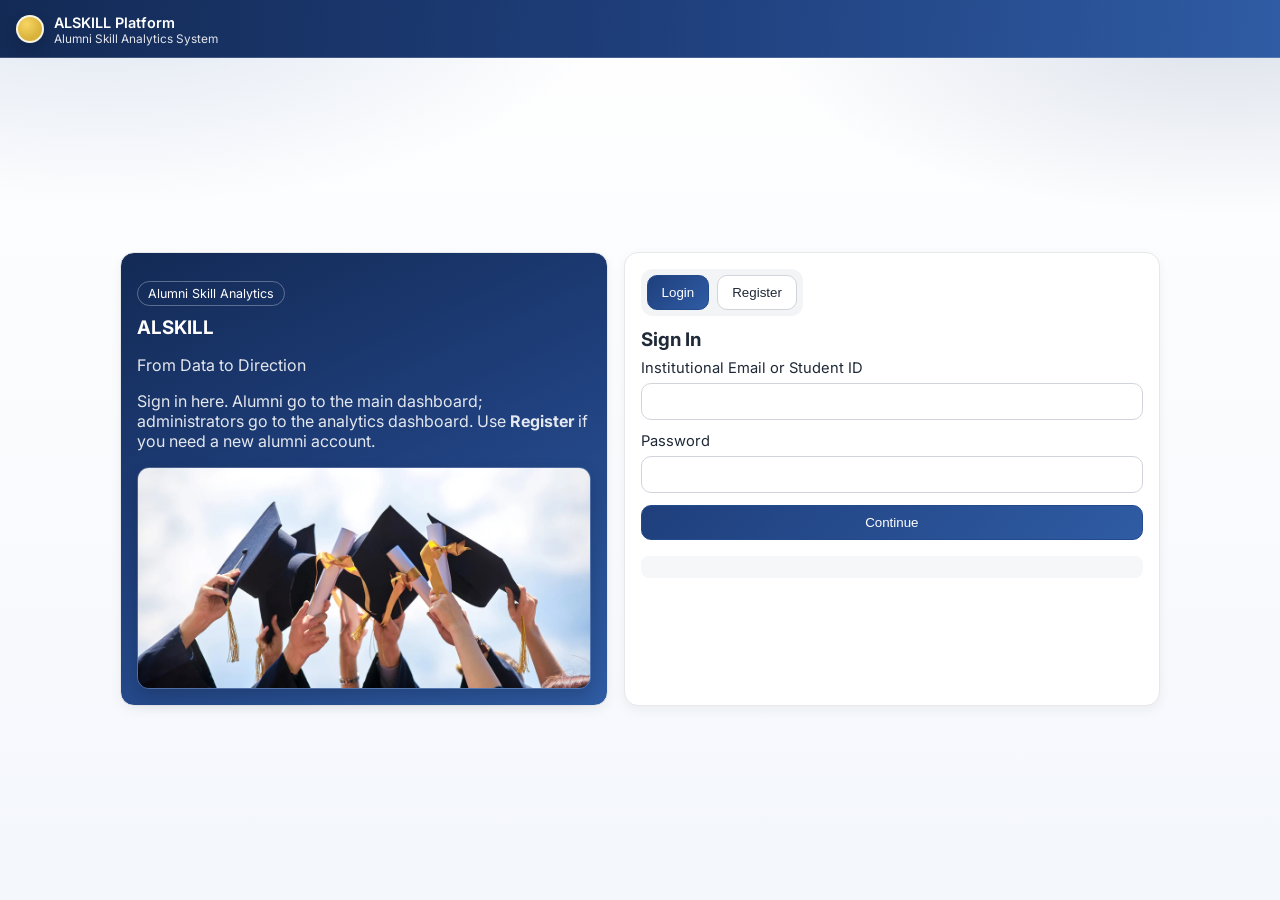
<file: index.html>
<!DOCTYPE html>
<html lang="en">
  <head>
    <meta charset="UTF-8" />
    <meta name="viewport" content="width=device-width, initial-scale=1.0" />
    <title>ALSKILL — Login</title>
    <link rel="preconnect" href="https://fonts.googleapis.com" />
    <link rel="preconnect" href="https://fonts.gstatic.com" crossorigin />
    <link href="https://fonts.googleapis.com/css2?family=Inter:wght@400;500;600;700&display=swap" rel="stylesheet" />
    <link rel="stylesheet" href="styles.css" />
  </head>
  <body data-page="auth">
    <header class="global-header">
      <div class="global-brand">
        <span class="logo-mark" aria-hidden="true"></span>
        <div>
          <strong>ALSKILL Platform</strong>
          <p>Alumni Skill Analytics System</p>
        </div>
      </div>
    </header>

    <main class="auth-page active">
      <section class="auth-shell">
        <aside class="auth-brand card fade-up">
          <p class="auth-badge">Alumni Skill Analytics</p>
          <h1>ALSKILL</h1>
          <p class="tagline">From Data to Direction</p>
          <p class="section-note">
            Sign in here. Alumni go to the main dashboard; administrators go to the analytics dashboard.
            Use <strong>Register</strong> if you need a new alumni account.
          </p>
          <div class="login-photo-wrap">
            <a
              href="https://drive.google.com/drive/folders/1-4hWPQS8pv8dxlUZgwrwJFnC7xamZkTt"
              target="_blank"
              rel="noopener noreferrer"
              title="Asset folder on Google Drive"
            >
              <img class="login-photo" src="img1.jpg" alt="Branding" />
            </a>
          </div>
        </aside>

        <article class="card auth-card fade-up">
          <div class="auth-switch">
            <button id="showLoginBtn" class="primary ripple" type="button">Login</button>
            <button id="showRegisterBtn" class="ghost ripple" type="button">Register</button>
          </div>

          <div id="loginPanel">
            <h3>Sign In</h3>
            <form id="loginForm" class="form">
              <label>Institutional Email or Student ID<input type="text" name="email" required /></label>
              <label>Password<input type="password" name="password" required /></label>
              <button type="submit" class="primary ripple">Continue</button>
            </form>
            <p id="loginStatus" class="status feedback"></p>
          </div>

          <div id="registerPanel" class="hidden">
            <h3>Create Alumni Account</h3>
            <form id="registerForm" class="form">
              <label>Full Name<input type="text" name="name" required /></label>
              <label>Institutional Email<input type="email" name="email" required /></label>
              <label>Password<input type="password" name="password" required /></label>
              <label>Program
                <select name="course" id="registerCourseSelect" required>
                  <option value="">Select program</option>
                  <option value="BSIT">Bachelor of Science in Information Technology</option>
                  <option value="BSBA">Bachelor of Science in Business Administration</option>
                  <option value="BSED">Bachelor of Science in Secondary Education</option>
                  <option value="BECED">Bachelor of Science in Early Childhood Education</option>
                  <option value="BEED">Bachelor of Science in Elementary Education</option>
                </select>
              </label>
              <label for="registerMajorSelect">Major</label>
              <select name="major" id="registerMajorSelect" aria-describedby="registerMajorHelp"></select>
              <p id="registerMajorHelp" class="field-hint register-major-hint"></p>
              <label>Batch<input type="number" name="batch" min="1990" max="2100" required /></label>
              <button type="submit" class="primary ripple">Create Account</button>
            </form>
            <p id="registerStatus" class="status feedback"></p>
          </div>
        </article>
      </section>
    </main>

    <script src="app.js"></script>
  </body>
</html>
</file>
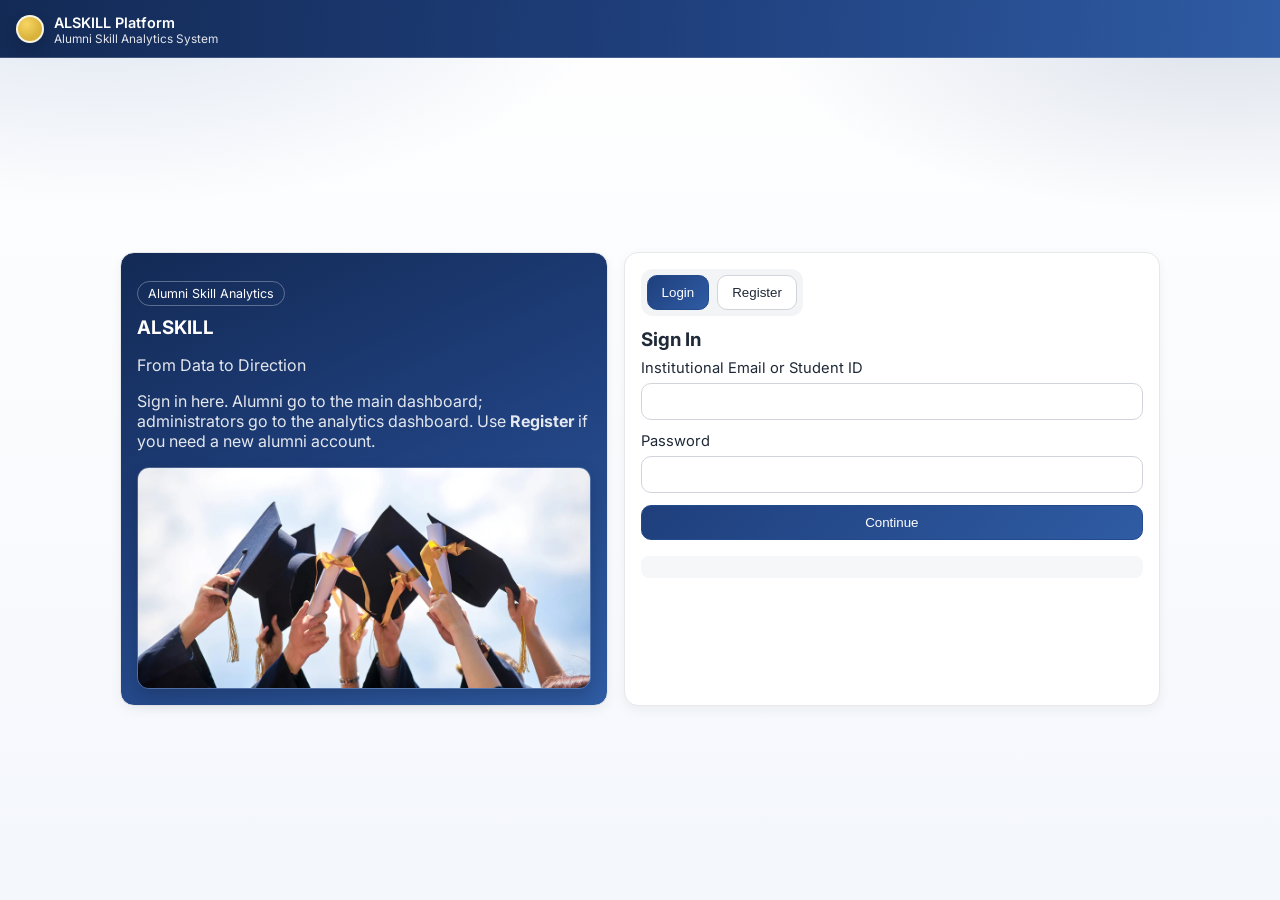
<file: admin-dashboard.html>
<!DOCTYPE html>
<html lang="en">
  <head>
    <meta charset="UTF-8" />
    <meta name="viewport" content="width=device-width, initial-scale=1.0" />
    <title>ALSKILL — Administration</title>
    <link rel="preconnect" href="https://fonts.googleapis.com" />
    <link rel="preconnect" href="https://fonts.gstatic.com" crossorigin />
    <link href="https://fonts.googleapis.com/css2?family=Inter:wght@400;500;600;700&display=swap" rel="stylesheet" />
    <link rel="stylesheet" href="styles.css" />
  </head>
  <body data-page="admin">
    <header class="global-header global-header--admin">
      <div class="global-brand">
        <span class="logo-mark" aria-hidden="true"></span>
        <div>
          <strong>ALSKILL Administration</strong>
          <p>Operations console</p>
        </div>
      </div>
    </header>

    <div class="admin-shell">
      <aside class="admin-sidebar" aria-label="Console sections">
        <p class="admin-sidebar-title">Console</p>
        <ul class="admin-sidebar-list">
          <li><span class="admin-sidebar-dot" aria-hidden="true"></span> Analytics overview</li>
          <li><span class="admin-sidebar-dot admin-sidebar-dot--muted" aria-hidden="true"></span> Drill-down panels</li>
        </ul>
      </aside>

      <main class="admin-main">
        <div class="admin-main-inner">
          <header class="admin-hero">
            <div>
              <p class="admin-eyebrow">Institutional analytics</p>
              <h1 class="admin-title">Performance overview</h1>
              <p class="admin-lede">
                Cross-program competency averages, category distribution, and ranked alumni. Select charts or lists for detail.
              </p>
            </div>
            <div class="admin-hero-actions">
              <span id="sessionLabel" class="admin-session muted"></span>
              <button id="topLogoutBtn" class="ghost ripple admin-logout" type="button">Sign out</button>
            </div>
          </header>

          <section id="adminSection" class="panel admin-panel active">
            <div id="adminKpi" class="admin-kpi-grid"></div>

            <section class="admin-view-results-block" aria-labelledby="adminViewResultsHeading">
              <h2 id="adminViewResultsHeading">View results</h2>
              <p>
                Review an individual’s official benchmark in a clean, printable layout. From the performance index below, use
                <strong>View results</strong> on a row to open a summary with rating, final score, evaluator-style comments, and category detail.
              </p>
            </section>

            <div class="admin-chart-grid">
              <article class="admin-chart-card card">
                <header class="admin-card-head">
                  <h2 class="admin-card-title">Program averages</h2>
                  <p class="admin-card-desc">Mean competency by registered program.</p>
                </header>
                <canvas id="courseChart" width="440" height="260"></canvas>
                <div id="courseList" class="click-list admin-chip-row"></div>
              </article>
              <article class="admin-chart-card card">
                <header class="admin-card-head">
                  <h2 class="admin-card-title">Category distribution</h2>
                  <p class="admin-card-desc">Aggregated scores across skill categories.</p>
                </header>
                <canvas id="categoryChart" width="440" height="260"></canvas>
                <div id="categoryList" class="click-list admin-chip-row"></div>
              </article>
            </div>

            <article class="admin-table-card card">
              <header class="admin-card-head">
                <h2 class="admin-card-title">Alumni performance index</h2>
                <p class="admin-card-desc">Sortable cohort view. Use row context for interventions.</p>
              </header>
              <div id="rankingTableWrap" class="table-wrap admin-table-wrap skeleton"></div>
            </article>
          </section>
        </div>
      </main>
    </div>

    <div id="drillDownPanel" class="drill-panel" aria-hidden="true">
      <div class="drill-head">
        <h3 id="drillTitle">Detail</h3>
        <button id="closeDrillBtn" class="ghost ripple" type="button">Close</button>
      </div>
      <div id="drillBody" class="drill-body"></div>
    </div>

    <script src="app.js"></script>
  </body>
</html>
</file>
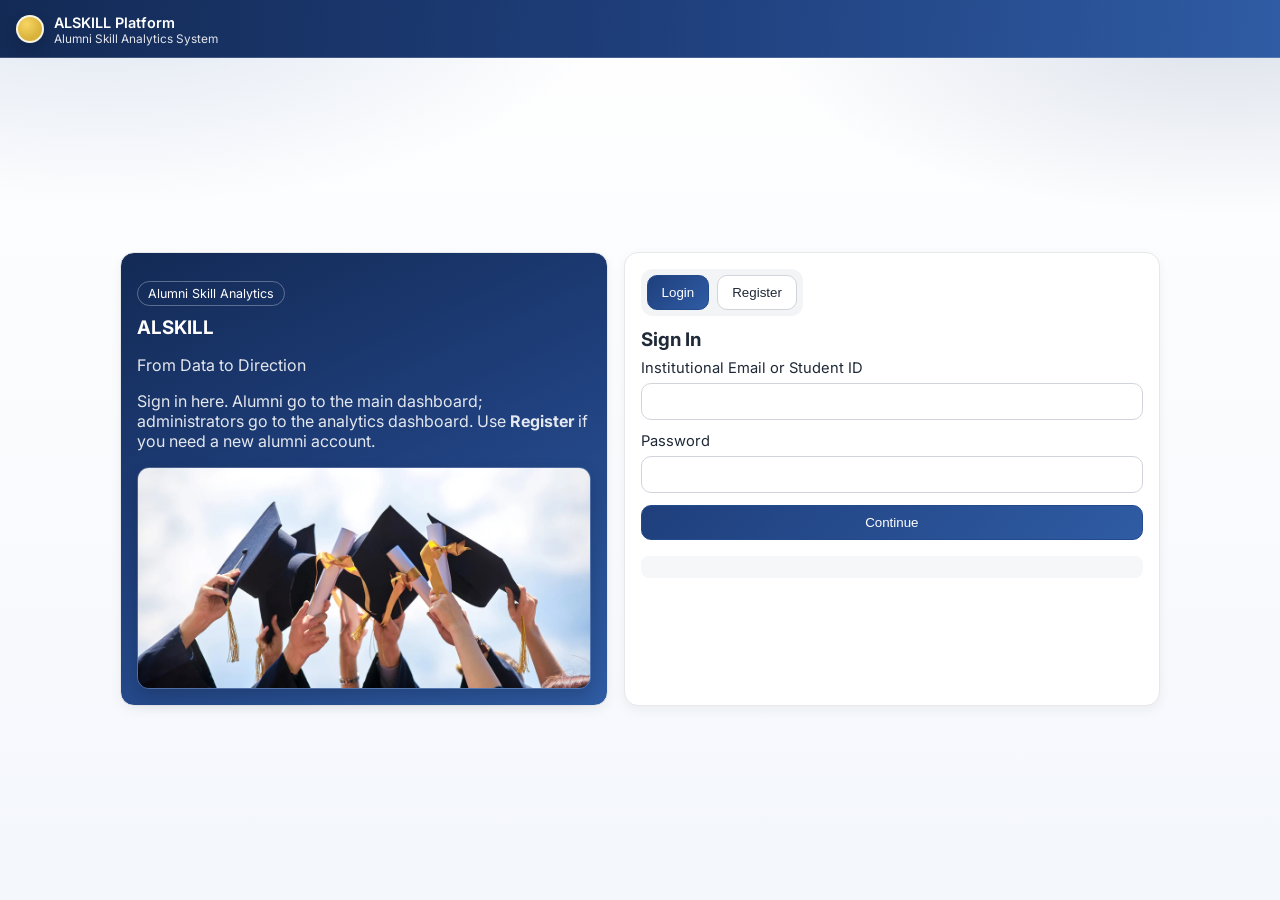
<file: assessment-results.html>
<!DOCTYPE html>
<html lang="en">
  <head>
    <meta charset="UTF-8" />
    <meta name="viewport" content="width=device-width, initial-scale=1.0" />
    <title>ALSKILL — Assessment results</title>
    <link rel="preconnect" href="https://fonts.googleapis.com" />
    <link rel="preconnect" href="https://fonts.gstatic.com" crossorigin />
    <link href="https://fonts.googleapis.com/css2?family=Inter:wght@400;500;600;700&display=swap" rel="stylesheet" />
    <link rel="stylesheet" href="styles.css" />
  </head>
  <body data-page="results">
    <header class="results-print-header no-print">
      <div class="results-print-header__inner">
        <a id="resultsBackLink" class="results-back-link" href="#">← Back</a>
        <div class="results-print-header__actions">
          <span id="resultsSessionLabel" class="results-session muted"></span>
          <button id="resultsPrintBtn" type="button" class="primary ripple">Print results</button>
          <button id="topLogoutBtn" class="ghost ripple" type="button">Sign out</button>
        </div>
      </div>
    </header>

    <main class="results-print-shell">
      <div id="resultsRoot" class="results-print-root" aria-live="polite">
        <p class="muted">Loading results…</p>
      </div>
    </main>

    <script src="assessment-catalog.js"></script>
    <script src="app.js"></script>
  </body>
</html>
</file>
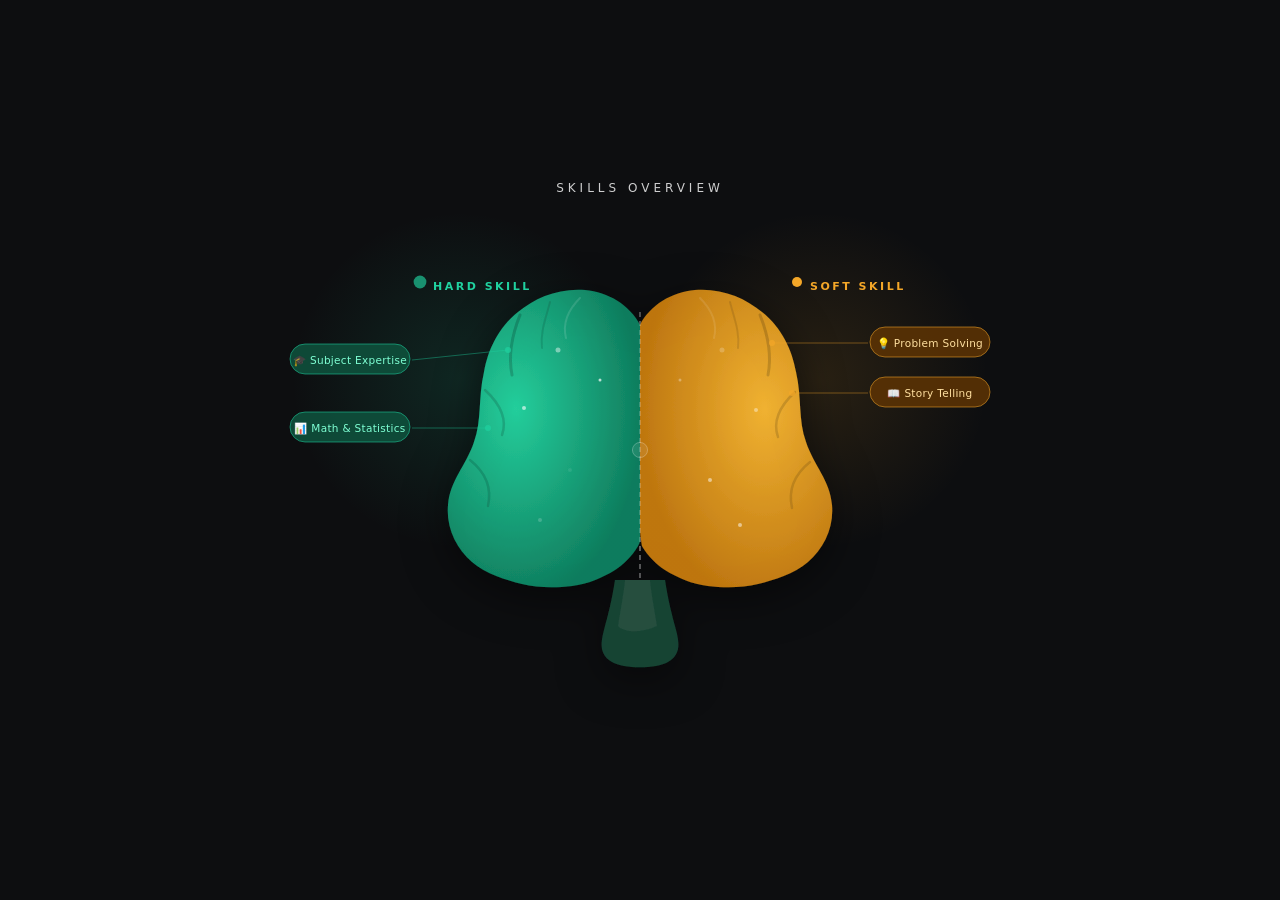
<file: brain.html>
<!DOCTYPE html>
<html lang="en">
<head>
<meta charset="UTF-8">
<meta name="viewport" content="width=device-width, initial-scale=1.0">
<title>Skills Brain Dashboard</title>
<style>
  * { margin: 0; padding: 0; box-sizing: border-box; }

  body {
    background: #0d0e10;
    display: flex;
    align-items: center;
    justify-content: center;
    min-height: 100vh;
    font-family: 'Segoe UI', system-ui, sans-serif;
    overflow: hidden;
  }

  .scene {
    position: relative;
    width: 760px;
    height: 600px;
  }

  .glow-teal {
    position: absolute;
    width: 340px; height: 340px;
    background: radial-gradient(circle, rgba(32,210,160,0.13) 0%, transparent 70%);
    top: 60px; left: 30px;
    border-radius: 50%;
    animation: floatA 7s ease-in-out infinite alternate;
    pointer-events: none;
    transition: opacity 0.4s;
  }
  .glow-amber {
    position: absolute;
    width: 340px; height: 340px;
    background: radial-gradient(circle, rgba(244,167,40,0.12) 0%, transparent 70%);
    top: 60px; right: 30px;
    border-radius: 50%;
    animation: floatB 9s ease-in-out infinite alternate;
    pointer-events: none;
    transition: opacity 0.4s;
  }

  .scene.hover-hard .glow-teal  { opacity: 2.5; }
  .scene.hover-soft .glow-amber { opacity: 2.5; }

  @keyframes floatA { from{transform:translate(0,0)} to{transform:translate(10px,18px)} }
  @keyframes floatB { from{transform:translate(0,0)} to{transform:translate(-14px,10px)} }

  svg {
    position: absolute;
    top: 0; left: 0;
    width: 100%; height: 100%;
    overflow: visible;
  }

  .pill {
    opacity: 0;
    transition: opacity 0.5s ease, transform 0.5s ease;
    cursor: pointer;
  }
  .pill.visible { opacity: 1; }

  .pill rect  { transition: fill 0.25s, stroke 0.25s, filter 0.25s; }
  .pill text  { transition: fill 0.25s; pointer-events: none; }
  .pill circle{ transition: r 0.25s, opacity 0.25s; }
  .pill line  { transition: stroke 0.25s, stroke-width 0.25s; }

  .pill.active-hard rect {
    fill: rgba(32,210,160,0.28) !important;
    stroke: rgba(32,210,160,1) !important;
    filter: drop-shadow(0 0 10px rgba(32,210,160,0.65));
  }
  .pill.active-hard text  { fill: #ffffff !important; }
  .pill.active-hard line  { stroke: rgba(32,210,160,0.95) !important; stroke-width: 2px !important; }

  .pill.active-soft rect {
    fill: rgba(244,167,40,0.28) !important;
    stroke: rgba(244,167,40,1) !important;
    filter: drop-shadow(0 0 10px rgba(244,167,40,0.65));
  }
  .pill.active-soft text  { fill: #ffffff !important; }
  .pill.active-soft line  { stroke: rgba(244,167,40,0.95) !important; stroke-width: 2px !important; }

  @keyframes breathe {
    0%,100% { transform: scale(1); }
    50%      { transform: scale(1.012); }
  }
  .brain-group {
    transform-origin: 380px 300px;
    animation: breathe 5s ease-in-out infinite;
  }

  #lobe-left, #lobe-right {
    transition: filter 0.35s, opacity 0.35s;
  }
  .scene.hover-hard #lobe-left  { filter: drop-shadow(0 0 22px rgba(32,210,160,0.6)) brightness(1.18); }
  .scene.hover-soft #lobe-right { filter: drop-shadow(0 0 22px rgba(244,167,40,0.6)) brightness(1.18); }
  .scene.hover-hard #lobe-right { opacity: 0.45; }
  .scene.hover-soft #lobe-left  { opacity: 0.45; }

  @keyframes fadeLabel {
    from { opacity: 0; transform: translateY(8px); }
    to   { opacity: 1; transform: translateY(0); }
  }
  .label-hard  { animation: fadeLabel 0.8s ease forwards 1.2s; opacity: 0; }
  .label-soft  { animation: fadeLabel 0.8s ease forwards 1.4s; opacity: 0; }
  .label-title { animation: fadeLabel 0.9s ease forwards 0.3s; opacity: 0; }

  @keyframes ripple {
    from { r: 4;  opacity: 0.9; stroke-width: 2; }
    to   { r: 32; opacity: 0;   stroke-width: 0.5; }
  }
  .ripple-circle { animation: ripple 0.6s ease-out forwards; }

  #tooltip {
    position: absolute;
    background: rgba(20,22,26,0.97);
    border: 1px solid rgba(255,255,255,0.13);
    color: rgba(255,255,255,0.85);
    font-size: 11.5px;
    padding: 7px 13px;
    border-radius: 10px;
    pointer-events: none;
    opacity: 0;
    transition: opacity 0.18s;
    white-space: nowrap;
    letter-spacing: 0.3px;
    line-height: 1.5;
    z-index: 10;
  }
  #tooltip.show { opacity: 1; }

  @keyframes scanH {
    from { transform: translateY(0px);   opacity: 0.22; }
    to   { transform: translateY(310px); opacity: 0; }
  }
  .scan { animation: scanH 1.5s linear infinite; }
</style>
</head>
<body>

<div class="scene" id="scene">
  <div class="glow-teal"></div>
  <div class="glow-amber"></div>
  <div id="tooltip"></div>

  <svg viewBox="0 0 760 600" xmlns="http://www.w3.org/2000/svg" id="main-svg">
    <defs>
      <radialGradient id="teal-grad" cx="35%" cy="40%" r="65%">
        <stop offset="0%" stop-color="#25d4a0"/>
        <stop offset="100%" stop-color="#0f8060"/>
      </radialGradient>
      <radialGradient id="amber-grad" cx="65%" cy="40%" r="65%">
        <stop offset="0%" stop-color="#f7b733"/>
        <stop offset="100%" stop-color="#c47a10"/>
      </radialGradient>
      <clipPath id="clip-left">
        <rect x="0" y="0" width="380" height="600"/>
      </clipPath>
      <clipPath id="clip-right">
        <rect x="380" y="0" width="380" height="600"/>
      </clipPath>
      <clipPath id="clip-lobe-left">
        <path d="M380,175 C370,155 348,142 325,140 C298,138 275,148 258,162 C238,178 228,200 224,222 C218,248 222,270 214,292 C206,316 190,330 188,355 C186,378 196,398 212,412 C226,424 246,430 262,434 C278,438 296,438 312,436 C328,434 342,428 355,420 C364,414 372,406 378,396 C381,390 382,384 382,378 L382,175 Z"/>
      </clipPath>
      <clipPath id="clip-lobe-right">
        <path d="M380,175 C390,155 412,142 435,140 C462,138 485,148 502,162 C522,178 532,200 536,222 C542,248 538,270 546,292 C554,316 570,330 572,355 C574,378 564,398 548,412 C534,424 514,430 498,434 C482,438 464,438 448,436 C432,434 418,428 405,420 C396,414 388,406 382,396 C381,390 380,384 380,378 L380,175 Z"/>
      </clipPath>
      <filter id="brain-shadow" x="-10%" y="-10%" width="120%" height="130%">
        <feDropShadow dx="0" dy="12" stdDeviation="22" flood-color="#000" flood-opacity="0.5"/>
      </filter>
    </defs>

    <!-- Title -->
    <g class="label-title">
      <text x="380" y="42" text-anchor="middle" fill="rgba(255,255,255,0.8)"
            font-size="12" letter-spacing="4" font-weight="400"
            font-family="'Segoe UI',system-ui,sans-serif">SKILLS OVERVIEW</text>
    </g>

    <!-- BRAIN -->
    <g class="brain-group" filter="url(#brain-shadow)">

      <!-- Left lobe -->
      <path id="lobe-left" clip-path="url(#clip-left)"
        d="M380,175 C370,155 348,142 325,140 C298,138 275,148 258,162 C238,178 228,200 224,222 C218,248 222,270 214,292 C206,316 190,330 188,355 C186,378 196,398 212,412 C226,424 246,430 262,434 C278,438 296,438 312,436 C328,434 342,428 355,420 C364,414 372,406 378,396 C381,390 382,384 382,378 L382,175 Z"
        fill="url(#teal-grad)" opacity="0.96"/>

      <!-- Scan shimmer left -->
      <g clip-path="url(#clip-lobe-left)" id="scan-left" style="opacity:0;transition:opacity 0.3s;">
        <rect class="scan" x="150" y="140" width="230" height="7" rx="3.5" fill="rgba(127,255,212,0.3)"/>
      </g>

      <!-- Left sulci -->
      <path clip-path="url(#clip-left)" d="M260,165 C252,185 248,205 252,225" fill="none" stroke="rgba(0,0,0,0.18)" stroke-width="3" stroke-linecap="round"/>
      <path clip-path="url(#clip-left)" d="M225,240 C238,252 248,268 242,285" fill="none" stroke="rgba(0,0,0,0.15)" stroke-width="2.5" stroke-linecap="round"/>
      <path clip-path="url(#clip-left)" d="M210,310 C225,322 232,338 228,356" fill="none" stroke="rgba(0,0,0,0.14)" stroke-width="2.5" stroke-linecap="round"/>
      <path clip-path="url(#clip-left)" d="M290,152 C286,168 280,182 282,198" fill="none" stroke="rgba(0,0,0,0.12)" stroke-width="2" stroke-linecap="round"/>
      <path clip-path="url(#clip-left)" d="M320,148 C310,158 302,172 306,188" fill="none" stroke="rgba(255,255,255,0.12)" stroke-width="2" stroke-linecap="round"/>

      <!-- Right lobe -->
      <path id="lobe-right" clip-path="url(#clip-right)"
        d="M380,175 C390,155 412,142 435,140 C462,138 485,148 502,162 C522,178 532,200 536,222 C542,248 538,270 546,292 C554,316 570,330 572,355 C574,378 564,398 548,412 C534,424 514,430 498,434 C482,438 464,438 448,436 C432,434 418,428 405,420 C396,414 388,406 382,396 C381,390 380,384 380,378 L380,175 Z"
        fill="url(#amber-grad)" opacity="0.96"/>

      <!-- Scan shimmer right -->
      <g clip-path="url(#clip-lobe-right)" id="scan-right" style="opacity:0;transition:opacity 0.3s;">
        <rect class="scan" x="380" y="140" width="210" height="7" rx="3.5" fill="rgba(255,224,160,0.3)"/>
      </g>

      <!-- Right sulci -->
      <path clip-path="url(#clip-right)" d="M500,165 C508,185 512,205 508,225" fill="none" stroke="rgba(0,0,0,0.16)" stroke-width="3" stroke-linecap="round"/>
      <path clip-path="url(#clip-right)" d="M535,242 C522,254 512,270 518,287" fill="none" stroke="rgba(0,0,0,0.14)" stroke-width="2.5" stroke-linecap="round"/>
      <path clip-path="url(#clip-right)" d="M550,312 C535,324 528,340 532,358" fill="none" stroke="rgba(0,0,0,0.13)" stroke-width="2.5" stroke-linecap="round"/>
      <path clip-path="url(#clip-right)" d="M470,152 C474,168 480,182 478,198" fill="none" stroke="rgba(0,0,0,0.11)" stroke-width="2" stroke-linecap="round"/>
      <path clip-path="url(#clip-right)" d="M440,148 C450,158 458,172 454,188" fill="none" stroke="rgba(255,255,255,0.10)" stroke-width="2" stroke-linecap="round"/>

      <!-- Invisible hover hit areas -->
      <path id="hover-left"
        d="M380,175 C370,155 348,142 325,140 C298,138 275,148 258,162 C238,178 228,200 224,222 C218,248 222,270 214,292 C206,316 190,330 188,355 C186,378 196,398 212,412 C226,424 246,430 262,434 C278,438 296,438 312,436 C328,434 342,428 355,420 C364,414 372,406 378,396 C381,390 382,384 382,378 L382,175 Z"
        fill="transparent" style="cursor:pointer"/>
      <path id="hover-right"
        d="M380,175 C390,155 412,142 435,140 C462,138 485,148 502,162 C522,178 532,200 536,222 C542,248 538,270 546,292 C554,316 570,330 572,355 C574,378 564,398 548,412 C534,424 514,430 498,434 C482,438 464,438 448,436 C432,434 418,428 405,420 C396,414 388,406 382,396 C381,390 380,384 380,378 L380,175 Z"
        fill="transparent" style="cursor:pointer"/>

      <!-- Brain stem -->
      <path d="M355,430 C352,450 348,465 344,480 C340,495 340,505 352,512 C364,519 396,519 408,512 C420,505 420,495 416,480 C412,465 408,450 405,430 Z" fill="#1a4d3a" opacity="0.85"/>
      <path d="M365,430 C363,448 360,462 358,476 C363,482 380,484 397,476 C395,462 392,448 390,430 Z" fill="rgba(255,255,255,0.05)"/>

      <!-- Center divider -->
      <line x1="380" y1="162" x2="380" y2="432" stroke="rgba(255,255,255,0.25)" stroke-width="1.5" stroke-dasharray="5 4"/>
    </g>

    <!-- Ripple layer -->
    <g id="ripple-layer"></g>

    <!-- ===== HARD SKILL PILLS ===== -->

    <g class="pill hard-pill" id="pill-h1" style="transform:translateX(-20px)"
       data-tip="Domain knowledge &amp; deep specialization">
      <line x1="248" y1="200" x2="152" y2="210" stroke="rgba(32,210,160,0.4)" stroke-width="1"/>
      <circle cx="248" cy="200" r="3" fill="rgba(32,210,160,0.7)"/>
      <rect x="30" y="194" width="120" height="30" rx="15" fill="rgba(15,80,60,0.9)" stroke="rgba(32,210,160,0.55)" stroke-width="1"/>
      <text x="90" y="210" text-anchor="middle" fill="#7fffd4" font-size="10.5"
            font-family="'Segoe UI',system-ui,sans-serif" dominant-baseline="central" letter-spacing="0.3">🎓 Subject Expertise</text>
    </g>

    <g class="pill hard-pill" id="pill-h2" style="transform:translateX(-20px)"
       data-tip="Quantitative analysis &amp; modeling">
      <line x1="228" y1="278" x2="152" y2="278" stroke="rgba(32,210,160,0.4)" stroke-width="1"/>
      <circle cx="228" cy="278" r="3" fill="rgba(32,210,160,0.7)"/>
      <rect x="30" y="262" width="120" height="30" rx="15" fill="rgba(15,80,60,0.9)" stroke="rgba(32,210,160,0.55)" stroke-width="1"/>
      <text x="90" y="278" text-anchor="middle" fill="#7fffd4" font-size="10.5"
            font-family="'Segoe UI',system-ui,sans-serif" dominant-baseline="central" letter-spacing="0.3">📊 Math &amp; Statistics</text>
    </g>

    <g class="pill hard-pill" id="pill-h3" style="transform:translateX(-20px)"
       data-tip="Systems, tools &amp; engineering craft">
      <line x1="218" y1="360" x2="152" y2="360" stroke="rgba(32,210,160,0.4)" stroke-width="1"/>
      <circle cx="218" cy="360" r="3" fill="rgba(32,210,160,0.7)"/>
      <rect x="30" y="344" width="120" height="30" rx="15" fill="rgba(15,80,60,0.9)" stroke="rgba(32,210,160,0.55)" stroke-width="1"/>
      <text x="90" y="360" text-anchor="middle" fill="#7fffd4" font-size="10.5"
            font-family="'Segoe UI',system-ui,sans-serif" dominant-baseline="central" letter-spacing="0.3">⚙️ Data &amp; Technical</text>
    </g>

    <!-- ===== SOFT SKILL PILLS ===== -->

    <g class="pill soft-pill" id="pill-s1" style="transform:translateX(20px)"
       data-tip="Critical thinking &amp; structured analysis">
      <line x1="512" y1="193" x2="608" y2="193" stroke="rgba(244,167,40,0.4)" stroke-width="1"/>
      <circle cx="512" cy="193" r="3" fill="rgba(244,167,40,0.7)"/>
      <rect x="610" y="177" width="120" height="30" rx="15" fill="rgba(90,50,5,0.9)" stroke="rgba(244,167,40,0.55)" stroke-width="1"/>
      <text x="670" y="193" text-anchor="middle" fill="#ffe0a0" font-size="10.5"
            font-family="'Segoe UI',system-ui,sans-serif" dominant-baseline="central" letter-spacing="0.3">💡 Problem Solving</text>
    </g>

    <g class="pill soft-pill" id="pill-s2" style="transform:translateX(20px)"
       data-tip="Narrative craft &amp; persuasive communication">
      <line x1="532" y1="243" x2="608" y2="243" stroke="rgba(244,167,40,0.4)" stroke-width="1"/>
      <circle cx="532" cy="243" r="3" fill="rgba(244,167,40,0.7)"/>
      <rect x="610" y="227" width="120" height="30" rx="15" fill="rgba(90,50,5,0.9)" stroke="rgba(244,167,40,0.55)" stroke-width="1"/>
      <text x="670" y="243" text-anchor="middle" fill="#ffe0a0" font-size="10.5"
            font-family="'Segoe UI',system-ui,sans-serif" dominant-baseline="central" letter-spacing="0.3">📖 Story Telling</text>
    </g>

    <g class="pill soft-pill" id="pill-s3" style="transform:translateX(20px)"
       data-tip="Teamwork, empathy &amp; shared goals">
      <line x1="545" y1="295" x2="608" y2="295" stroke="rgba(244,167,40,0.4)" stroke-width="1"/>
      <circle cx="545" cy="295" r="3" fill="rgba(244,167,40,0.7)"/>
      <rect x="610" y="279" width="120" height="30" rx="15" fill="rgba(90,50,5,0.9)" stroke="rgba(244,167,40,0.55)" stroke-width="1"/>
      <text x="670" y="295" text-anchor="middle" fill="#ffe0a0" font-size="10.5"
            font-family="'Segoe UI',system-ui,sans-serif" dominant-baseline="central" letter-spacing="0.3">🤝 Collaboration</text>
    </g>

    <g class="pill soft-pill" id="pill-s4" style="transform:translateX(20px)"
       data-tip="Relentless learning &amp; open inquiry">
      <line x1="548" y1="345" x2="608" y2="345" stroke="rgba(244,167,40,0.4)" stroke-width="1"/>
      <circle cx="548" cy="345" r="3" fill="rgba(244,167,40,0.7)"/>
      <rect x="610" y="329" width="120" height="30" rx="15" fill="rgba(90,50,5,0.9)" stroke="rgba(244,167,40,0.55)" stroke-width="1"/>
      <text x="670" y="345" text-anchor="middle" fill="#ffe0a0" font-size="10.5"
            font-family="'Segoe UI',system-ui,sans-serif" dominant-baseline="central" letter-spacing="0.3">🔍 Curiosity</text>
    </g>

    <g class="pill soft-pill" id="pill-s5" style="transform:translateX(20px)"
       data-tip="Clarity, listening &amp; clear expression">
      <line x1="535" y1="393" x2="608" y2="393" stroke="rgba(244,167,40,0.4)" stroke-width="1"/>
      <circle cx="535" cy="393" r="3" fill="rgba(244,167,40,0.7)"/>
      <rect x="610" y="377" width="120" height="30" rx="15" fill="rgba(90,50,5,0.9)" stroke="rgba(244,167,40,0.55)" stroke-width="1"/>
      <text x="670" y="393" text-anchor="middle" fill="#ffe0a0" font-size="10.5"
            font-family="'Segoe UI',system-ui,sans-serif" dominant-baseline="central" letter-spacing="0.3">💬 Communication</text>
    </g>

    <g class="pill soft-pill" id="pill-s6" style="transform:translateX(20px)"
       data-tip="Innovation, ideation &amp; original thinking">
      <line x1="505" y1="424" x2="608" y2="430" stroke="rgba(244,167,40,0.4)" stroke-width="1"/>
      <circle cx="505" cy="424" r="3" fill="rgba(244,167,40,0.7)"/>
      <rect x="610" y="414" width="120" height="30" rx="15" fill="rgba(90,50,5,0.9)" stroke="rgba(244,167,40,0.55)" stroke-width="1"/>
      <text x="670" y="430" text-anchor="middle" fill="#ffe0a0" font-size="10.5"
            font-family="'Segoe UI',system-ui,sans-serif" dominant-baseline="central" letter-spacing="0.3">🎨 Creativity</text>
    </g>

    <!-- ===== SECTION LABELS ===== -->
    <g class="label-hard">
      <circle cx="160" cy="132" r="5" fill="#20d2a0">
        <animate attributeName="r" values="5;7;5" dur="3s" repeatCount="indefinite"/>
        <animate attributeName="opacity" values="1;0.5;1" dur="3s" repeatCount="indefinite"/>
      </circle>
      <text x="173" y="136" fill="#20d2a0" font-size="11" letter-spacing="2.5"
            font-family="'Segoe UI',system-ui,sans-serif" font-weight="600" dominant-baseline="central">HARD SKILL</text>
    </g>

    <g class="label-soft">
      <circle cx="537" cy="132" r="5" fill="#f4a728">
        <animate attributeName="r" values="5;7;5" dur="3s" begin="1.5s" repeatCount="indefinite"/>
        <animate attributeName="opacity" values="1;0.5;1" dur="3s" begin="1.5s" repeatCount="indefinite"/>
      </circle>
      <text x="550" y="136" fill="#f4a728" font-size="11" letter-spacing="2.5"
            font-family="'Segoe UI',system-ui,sans-serif" font-weight="600" dominant-baseline="central">SOFT SKILL</text>
    </g>

    <!-- ===== NEURON SPARKS ===== -->
    <circle cx="298" cy="200" r="2.5" fill="rgba(255,255,255,0.7)">
      <animate attributeName="opacity" values="0;1;0" dur="2.1s" begin="0.4s" repeatCount="indefinite"/>
    </circle>
    <circle cx="264" cy="258" r="2" fill="rgba(255,255,255,0.6)">
      <animate attributeName="opacity" values="0;0.8;0" dur="1.7s" begin="1.1s" repeatCount="indefinite"/>
    </circle>
    <circle cx="310" cy="320" r="2" fill="rgba(255,255,255,0.5)">
      <animate attributeName="opacity" values="0;0.9;0" dur="2.6s" begin="0.8s" repeatCount="indefinite"/>
    </circle>
    <circle cx="340" cy="230" r="1.5" fill="rgba(255,255,255,0.7)">
      <animate attributeName="opacity" values="0;1;0" dur="1.9s" begin="1.5s" repeatCount="indefinite"/>
    </circle>
    <circle cx="280" cy="370" r="2" fill="rgba(255,255,255,0.5)">
      <animate attributeName="opacity" values="0;0.7;0" dur="3.1s" begin="0.2s" repeatCount="indefinite"/>
    </circle>
    <circle cx="462" cy="200" r="2.5" fill="rgba(255,255,255,0.7)">
      <animate attributeName="opacity" values="0;1;0" dur="2.3s" begin="0.7s" repeatCount="indefinite"/>
    </circle>
    <circle cx="496" cy="260" r="2" fill="rgba(255,255,255,0.6)">
      <animate attributeName="opacity" values="0;0.8;0" dur="1.8s" begin="0.3s" repeatCount="indefinite"/>
    </circle>
    <circle cx="450" cy="330" r="2" fill="rgba(255,255,255,0.5)">
      <animate attributeName="opacity" values="0;0.9;0" dur="2.4s" begin="1.2s" repeatCount="indefinite"/>
    </circle>
    <circle cx="420" cy="230" r="1.5" fill="rgba(255,255,255,0.7)">
      <animate attributeName="opacity" values="0;1;0" dur="2.0s" begin="0.6s" repeatCount="indefinite"/>
    </circle>
    <circle cx="480" cy="375" r="2" fill="rgba(255,255,255,0.5)">
      <animate attributeName="opacity" values="0;0.7;0" dur="2.8s" begin="1.8s" repeatCount="indefinite"/>
    </circle>

    <!-- Center pulse -->
    <circle cx="380" cy="300" r="6" fill="rgba(255,255,255,0.1)" stroke="rgba(255,255,255,0.3)" stroke-width="1">
      <animate attributeName="r" values="6;9;6" dur="4s" repeatCount="indefinite"/>
      <animate attributeName="opacity" values="0.7;1;0.7" dur="4s" repeatCount="indefinite"/>
    </circle>
  </svg>
</div>

<script>
  const scene   = document.getElementById('scene');
  const tooltip = document.getElementById('tooltip');
  const scanL   = document.getElementById('scan-left');
  const scanR   = document.getElementById('scan-right');
  const hoverL  = document.getElementById('hover-left');
  const hoverR  = document.getElementById('hover-right');
  const rl      = document.getElementById('ripple-layer');
  const svg     = document.getElementById('main-svg');

  const hardPills = document.querySelectorAll('.hard-pill');
  const softPills = document.querySelectorAll('.soft-pill');
  const allPills  = [...hardPills, ...softPills];

  // ── Staggered entrance ──
  hardPills.forEach((el, i) => {
    el.style.transform = 'translateX(-20px)';
    setTimeout(() => { el.style.transform = 'translateX(0)'; el.classList.add('visible'); }, 800 + i * 200);
  });
  softPills.forEach((el, i) => {
    el.style.transform = 'translateX(20px)';
    setTimeout(() => { el.style.transform = 'translateX(0)'; el.classList.add('visible'); }, 900 + i * 160);
  });

  // ── Helpers ──
  function activateSide(side) {
    scene.classList.add(side === 'hard' ? 'hover-hard' : 'hover-soft');
    (side === 'hard' ? scanL : scanR).style.opacity = '1';
    (side === 'hard' ? hardPills : softPills).forEach(p => p.classList.add(side === 'hard' ? 'active-hard' : 'active-soft'));
  }
  function deactivateSide(side) {
    scene.classList.remove(side === 'hard' ? 'hover-hard' : 'hover-soft');
    (side === 'hard' ? scanL : scanR).style.opacity = '0';
    (side === 'hard' ? hardPills : softPills).forEach(p => p.classList.remove(side === 'hard' ? 'active-hard' : 'active-soft'));
  }
  function dimOthers(except) {
    allPills.forEach(p => { if (p !== except) p.style.opacity = '0.35'; });
  }
  function undimAll() {
    allPills.forEach(p => { p.style.opacity = '1'; });
  }

  // ── Brain half hover ──
  hoverL.addEventListener('mouseenter', () => activateSide('hard'));
  hoverL.addEventListener('mouseleave', () => deactivateSide('hard'));
  hoverR.addEventListener('mouseenter', () => activateSide('soft'));
  hoverR.addEventListener('mouseleave', () => deactivateSide('soft'));

  // ── Pill hover & tooltip ──
  allPills.forEach(pill => {
    const isHard = pill.classList.contains('hard-pill');
    const ac = isHard ? 'active-hard' : 'active-soft';
    const sc = isHard ? 'hover-hard' : 'hover-soft';
    const scanEl = isHard ? scanL : scanR;

    pill.addEventListener('mouseenter', () => {
      isHovered = true;
      pill.classList.add(ac);
      scene.classList.add(sc);
      scanEl.style.opacity = '1';
      dimOthers(pill);
      const tip = pill.getAttribute('data-tip');
      if (tip) { tooltip.textContent = tip; tooltip.classList.add('show'); }
    });

    pill.addEventListener('mousemove', e => {
      const r = scene.getBoundingClientRect();
      let x = e.clientX - r.left + 14;
      let y = e.clientY - r.top  - 40;
      if (x + 190 > r.width) x = e.clientX - r.left - 190;
      tooltip.style.left = x + 'px';
      tooltip.style.top  = y + 'px';
    });

    pill.addEventListener('mouseleave', () => {
      isHovered = false;
      pill.classList.remove(ac);
      scene.classList.remove(sc);
      scanEl.style.opacity = '0';
      undimAll();
      tooltip.classList.remove('show');
    });

    // Click ripple
    pill.addEventListener('click', e => {
      const r = svg.getBoundingClientRect();
      const cx = (e.clientX - r.left) * (760 / r.width);
      const cy = (e.clientY - r.top)  * (600 / r.height);
      const color = isHard ? 'rgba(32,210,160,0.7)' : 'rgba(244,167,40,0.7)';
      const c = document.createElementNS('http://www.w3.org/2000/svg','circle');
      c.setAttribute('cx', cx); c.setAttribute('cy', cy); c.setAttribute('r', '4');
      c.setAttribute('fill', 'none'); c.setAttribute('stroke', color); c.setAttribute('stroke-width', '2');
      c.classList.add('ripple-circle');
      rl.appendChild(c);
      setTimeout(() => c.remove(), 650);
    });
  });

  // ── Auto-cycle idle highlight ──
  let cycleIdx = 0, cycleTimer = null, isHovered = false;

  scene.addEventListener('mouseenter', () => { isHovered = true;  clearInterval(cycleTimer); clearAllHighlights(); });
  scene.addEventListener('mouseleave', () => { isHovered = false; startCycle(); });

  function clearAllHighlights() {
    scene.classList.remove('hover-hard','hover-soft');
    scanL.style.opacity = '0'; scanR.style.opacity = '0';
    allPills.forEach(p => { p.classList.remove('active-hard','active-soft'); p.style.opacity = '1'; });
  }

  function startCycle() {
    cycleTimer = setInterval(() => {
      if (isHovered) return;
      clearAllHighlights();
      const p = allPills[cycleIdx % allPills.length];
      const isH = p.classList.contains('hard-pill');
      p.classList.add(isH ? 'active-hard' : 'active-soft');
      scene.classList.add(isH ? 'hover-hard' : 'hover-soft');
      (isH ? scanL : scanR).style.opacity = '0.5';
      dimOthers(p);
      cycleIdx++;
    }, 1800);
  }

  setTimeout(startCycle, 2800);
</script>

</body>
</html>
</file>
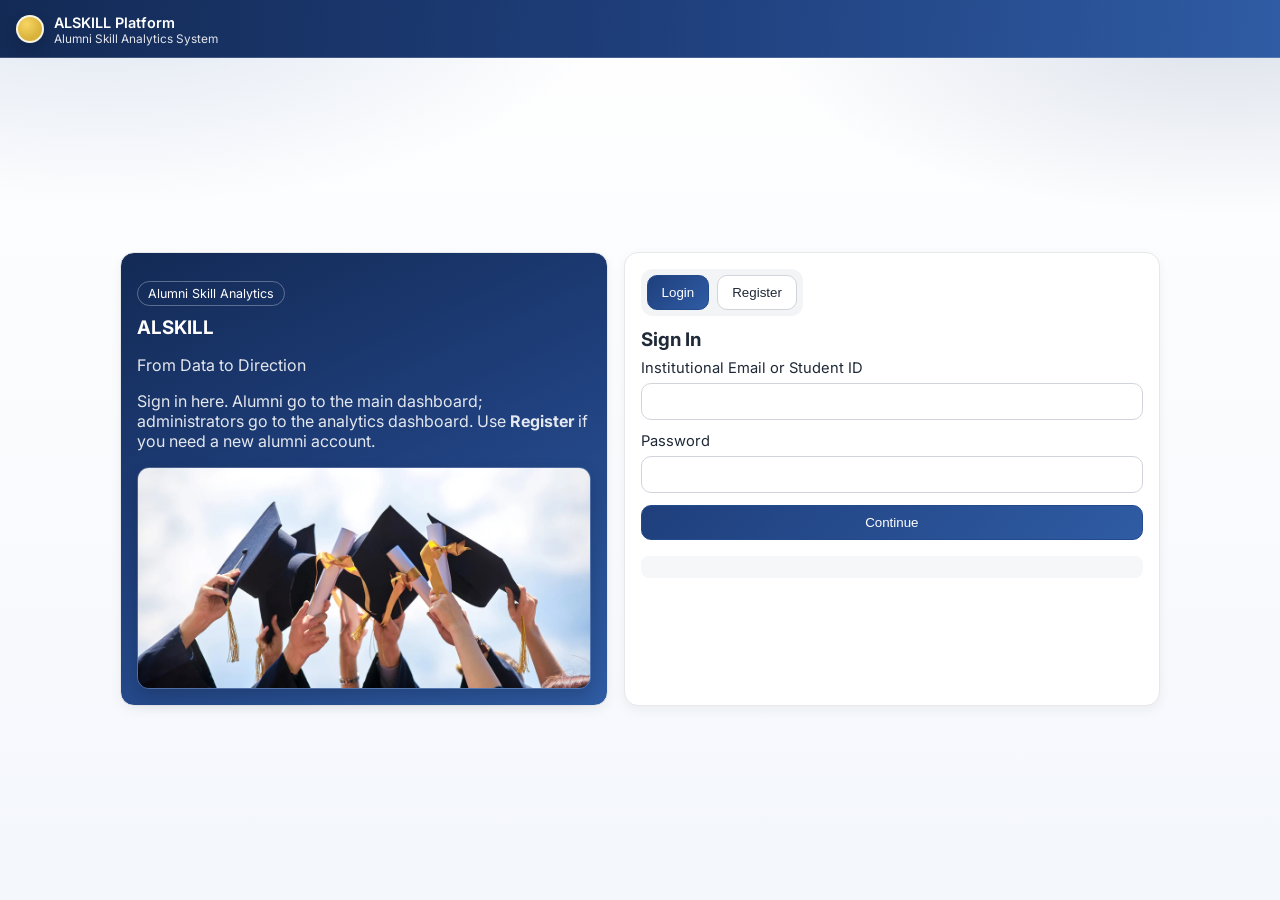
<file: home.html>
<!DOCTYPE html>
<html lang="en">
  <head>
    <meta charset="UTF-8" />
    <meta name="viewport" content="width=device-width, initial-scale=1.0" />
    <title>ALSKILL — Alumni</title>
    <link rel="preconnect" href="https://fonts.googleapis.com" />
    <link rel="preconnect" href="https://fonts.gstatic.com" crossorigin />
    <link href="https://fonts.googleapis.com/css2?family=Inter:wght@400;500;600;700&display=swap" rel="stylesheet" />
    <link rel="stylesheet" href="styles.css" />
  </head>
  <body data-page="home">
    <header class="global-header">
      <div class="global-brand">
        <span class="logo-mark" aria-hidden="true"></span>
        <div>
          <strong>ALSKILL Platform</strong>
          <p>Alumni workspace</p>
        </div>
      </div>
    </header>

    <div id="homeToast" class="home-toast" role="status" aria-live="polite"></div>

    <div id="appShell" class="app-shell">
      <aside id="sidebar" class="sidebar" aria-label="Primary navigation">
        <div class="sidebar-inner">
          <div class="brand">
            <button id="sidebarToggleBtn" class="icon-btn icon-btn--menu ripple" type="button" title="Collapse sidebar" aria-expanded="true" aria-controls="sidebar"></button>
            <div class="brand-text">
              <h2>ALSKILL</h2>
              <p>Workspace</p>
            </div>
          </div>
          <nav class="side-nav" aria-label="Main sections">
            <button type="button" class="nav-btn nav-btn--section nav-btn--ico ripple active" data-section="alumniSection" title="Dashboard">
              <span class="nav-ico" aria-hidden="true">
                <svg width="20" height="20" viewBox="0 0 24 24" fill="none" xmlns="http://www.w3.org/2000/svg">
                  <path d="M4 13h6V4H4v9zm0 7h6v-5H4v5zm8 0h6v-9h-6v9zm0-16v5h6V4h-6z" fill="currentColor" opacity=".88"/>
                </svg>
              </span>
              <span class="nav-btn-core">
                <span class="nav-btn-label">Dashboard</span>
                <span class="nav-btn-meta">Your metrics</span>
              </span>
            </button>
            <button type="button" class="nav-btn nav-btn--section nav-btn--ico ripple" data-section="skillTestSection" title="Test your skill">
              <span class="nav-ico" aria-hidden="true">
                <svg width="20" height="20" viewBox="0 0 24 24" fill="none" xmlns="http://www.w3.org/2000/svg">
                  <path d="M19 3H5c-1.1 0-2 .9-2 2v14c0 1.1.9 2 2 2h14c1.1 0 2-.9 2-2V5c0-1.1-.9-2-2-2zm-7 14H7v-2h5v2zm5-4H7v-2h10v2zm0-4H7V7h10v2z" fill="currentColor" opacity=".88"/>
                </svg>
              </span>
              <span class="nav-btn-core">
                <span class="nav-btn-label">Test your skill</span>
                <span class="nav-btn-meta">Scenario assessment</span>
              </span>
            </button>
            <button type="button" class="nav-btn nav-btn--section nav-btn--ico ripple" data-section="infoSection" title="Reports">
              <span class="nav-ico" aria-hidden="true">
                <svg width="20" height="20" viewBox="0 0 24 24" fill="none" xmlns="http://www.w3.org/2000/svg">
                  <path d="M14 2H6c-1.1 0-2 .9-2 2v16c0 1.1.9 2 2 2h12c1.1 0 2-.9 2-2V8l-6-6zm4 18H6V4h7v5h5v11zM8 15h8v2H8v-2zm0-4h8v2H8v-2zm0-4h5v2H8V7z" fill="currentColor" opacity=".88"/>
                </svg>
              </span>
              <span class="nav-btn-core">
                <span class="nav-btn-label">Reports</span>
                <span class="nav-btn-meta">Documentation</span>
              </span>
            </button>
            <button type="button" class="nav-btn nav-btn--section nav-btn--ico ripple" data-section="settingsSection" title="Settings">
              <span class="nav-ico" aria-hidden="true">
                <svg width="20" height="20" viewBox="0 0 24 24" fill="none" xmlns="http://www.w3.org/2000/svg">
                  <path d="M19.14 12.94c.04-.31.06-.63.06-.94 0-.31-.02-.63-.06-.94l2.03-1.58a.49.49 0 0 0 .12-.61l-1.92-3.32a.488.488 0 0 0-.59-.22l-2.39.96c-.5-.38-1.03-.7-1.62-.94l-.36-2.54a.484.484 0 0 0-.48-.41h-3.84c-.24 0-.43.17-.47.41l-.36 2.54c-.59.24-1.13.57-1.62.94l-2.39-.96c-.22-.08-.47 0-.59.22L2.74 8.87c-.12.21-.08.47.12.61l2.03 1.58c-.04.31-.06.63-.06.94s.02.63.06.94l-2.03 1.58a.49.49 0 0 0-.12.61l1.92 3.32c.12.22.37.29.59.22l2.39-.96c.5.38 1.03.7 1.62.94l.36 2.54c.05.24.24.41.48.41h3.84c.24 0 .44-.17.47-.41l.36-2.54c.59-.24 1.13-.56 1.62-.94l2.39.96c.22.08.47 0 .59-.22l1.92-3.32c.12-.22.07-.47-.12-.61l-2.01-1.58zM12 15.6c-1.98 0-3.6-1.62-3.6-3.6s1.62-3.6 3.6-3.6 3.6 1.62 3.6 3.6-1.62 3.6-3.6 3.6z" fill="currentColor" opacity=".88"/>
                </svg>
              </span>
              <span class="nav-btn-core">
                <span class="nav-btn-label">Settings</span>
                <span class="nav-btn-meta">Preferences</span>
              </span>
            </button>
          </nav>
        </div>
      </aside>

      <div id="sidebarBackdrop" class="sidebar-backdrop" aria-hidden="true"></div>

      <section class="workspace">
        <div
          id="workspaceLoadingOverlay"
          class="workspace-loading-overlay workspace-loading-overlay--visible"
          role="status"
          aria-live="polite"
          aria-busy="true"
          aria-hidden="false"
        >
          <div class="workspace-loading-card">
            <div class="workspace-loading-spinner" aria-hidden="true"></div>
            <p class="workspace-loading-title">Loading your workspace</p>
            <p class="workspace-loading-sub">Checking your session and loading dashboard data. This may take a few seconds after sign-in.</p>
          </div>
        </div>
        <header class="topbar topbar--home">
          <div class="top-search">
            <label class="visually-hidden" for="globalSearch">Search</label>
            <input id="globalSearch" type="search" placeholder="Filter content (optional)" autocomplete="off" />
          </div>
          <div class="top-actions">
            <span id="sessionLabel" class="session-chip muted"></span>
            <button id="topLogoutBtn" class="ghost ripple" type="button">Sign out</button>
          </div>
        </header>

        <main class="container container--home">
          <section id="alumniSection" class="panel active alumni-dashboard">
            <header class="workspace-head">
              <h2 class="workspace-title">Dashboard</h2>
              <p class="workspace-lede" id="dashboardLede">
                Your hard and soft skill profile in a brain-style map. Open <strong>Test your skill</strong> when you are ready for your one official self-assessment.
              </p>
            </header>
            <div id="alumniKpi" class="kpi-grid kpi-grid--dashboard"></div>
            <div id="dashboardPrintBlock" class="dashboard-print-block hidden no-print">
              <p class="dashboard-print-block__hint muted">Print your official skills summary with overall, hard, and soft means plus category breakdown.</p>
              <button type="button" class="primary ripple" id="dashboardPrintResultsBtn">Print summary</button>
            </div>
          </section>

          <section id="skillTestSection" class="panel alumni-workspace">
            <header class="workspace-head">
              <h2 class="workspace-title">Test your skill</h2>
              <p class="workspace-lede" id="skillSectionLede">
                Select your program, rate each skills statement (Always, Sometimes, Maybe, Never), then review your hard and soft skill profile.
              </p>
            </header>

            <div id="assessmentLockBanner" class="assessment-lock-banner hidden" role="status" aria-live="polite">
              <div class="assessment-lock-banner__inner">
                <p class="assessment-lock-banner__title">Official attempt recorded</p>
                <p class="assessment-lock-banner__text">
                  Each alumni completes this benchmark once. Your profile keeps your hard and soft skill means; you may revisit the same statements on your own to track growth.
                </p>
                <button type="button" class="primary ripple" id="lockedViewResultsBtn">View my results</button>
              </div>
            </div>

            <nav class="stepper" aria-label="Assessment progress">
              <ol class="stepper-list">
                <li class="stepper-step is-active" data-wizard-step="1">
                  <span class="stepper-num">1</span>
                  <span class="stepper-label">Setup</span>
                </li>
                <li class="stepper-connector" aria-hidden="true"></li>
                <li class="stepper-step" data-wizard-step="2">
                  <span class="stepper-num">2</span>
                  <span class="stepper-label">Assessment</span>
                </li>
                <li class="stepper-connector" aria-hidden="true"></li>
                <li class="stepper-step" data-wizard-step="3">
                  <span class="stepper-num">3</span>
                  <span class="stepper-label">Results</span>
                </li>
              </ol>
            </nav>

            <div class="wizard-panels">
              <section
                class="wizard-panel wizard-panel--active"
                id="skillWizardStep1"
                data-step="1"
                aria-labelledby="wiz-skill-1"
              >
                <div class="wizard-panel-inner">
                  <h3 id="wiz-skill-1" class="wizard-step-title">Program setup</h3>
                  <p class="wizard-step-desc">
                    Select your program and major (if applicable), then load the skills self-assessment (hard + soft skill items).
                  </p>
                  <article class="card card--course">
                    <div class="course-row course-row--stack">
                      <label class="label-strong">Program
                        <select id="assessmentProgramSelect" class="input-large" aria-describedby="courseStepHint"></select>
                      </label>
                      <div id="majorSelectWrap" class="major-wrap hidden">
                        <label class="label-strong">Major
                          <select id="assessmentMajorSelect" class="input-large" aria-describedby="courseStepHint"></select>
                        </label>
                      </div>
                      <button id="loadQuestionsBtn" class="primary ripple" type="button">Load assessment</button>
                    </div>
                    <p id="courseStepHint" class="field-hint"></p>
                  </article>
                  <div class="step-actions step-actions--split">
                    <button type="button" class="ghost ripple nav-go-dashboard">Back to dashboard</button>
                    <button type="button" class="primary ripple wizard-next" data-next="2" id="wizardContinueFromCourse" disabled>
                      Continue to assessment
                    </button>
                  </div>
                </div>
              </section>

              <section class="wizard-panel" id="skillWizardStep2" data-step="2" hidden aria-labelledby="wiz-skill-2">
                <div class="wizard-panel-inner">
                  <h3 id="wiz-skill-2" class="wizard-step-title">Assessment</h3>
                  <p class="wizard-step-desc">
                    Work through one skill category at a time. Rate each statement with <strong>Always</strong>, <strong>Sometimes</strong>, <strong>Maybe</strong>, or <strong>Never</strong>. You can only continue when every item in the current category is answered.
                  </p>
                  <article class="card card--form card--form-assessment">
                    <div class="assessment-form-wrap">
                      <div id="questionnaireWizard" class="questionnaire-wizard hidden" aria-live="polite">
                        <div class="questionnaire-wizard__head">
                          <p class="questionnaire-wizard__progress" id="questionnaireProgressText">Load questions to begin</p>
                          <div class="questionnaire-wizard__bar" role="progressbar" aria-valuemin="0" aria-valuemax="100" aria-valuenow="0" id="questionnaireProgressBar">
                            <span class="questionnaire-wizard__bar-fill" id="questionnaireProgressFill" style="width:0%"></span>
                          </div>
                          <p class="questionnaire-wizard__hint muted" id="questionnaireStepHint">Answer every statement in this category, then continue.</p>
                        </div>
                        <form id="questionnaireForm" class="form form--questionnaire"></form>
                        <div class="questionnaire-wizard__nav">
                          <button type="button" class="ghost ripple" id="questionnairePrevBtn" disabled>Previous category</button>
                          <button type="button" class="primary ripple" id="questionnaireNextBtn" disabled>Next category</button>
                          <button id="submitResponsesBtn" class="primary ripple btn-submit-responses hidden" type="button" disabled>Submit responses</button>
                        </div>
                      </div>
                      <div id="assessmentSubmitOverlay" class="assessment-submit-overlay hidden" role="status" aria-live="polite" aria-hidden="true">
                        <div class="assessment-submit-overlay__card">
                          <div class="workspace-loading-spinner" aria-hidden="true"></div>
                          <p class="assessment-submit-overlay__title">Saving your assessment</p>
                          <p class="assessment-submit-overlay__sub muted">Computing scores and locking your official attempt…</p>
                        </div>
                      </div>
                    </div>
                  </article>
                  <div class="step-actions step-actions--split">
                    <button type="button" class="ghost ripple wizard-back" data-prev="1">Back</button>
                  </div>
                </div>
              </section>

              <section class="wizard-panel" id="skillWizardStep3" data-step="3" hidden aria-labelledby="wiz-skill-3">
                <div class="wizard-panel-inner">
                  <h3 id="wiz-skill-3" class="wizard-step-title">Results</h3>
                  <p class="wizard-step-desc">
                    Hard and soft skill means on a 1–4 rubric (mean / 4.00), program recommendations, and improvement notes on your dashboard brain map.
                  </p>
                  <article class="card card--recommend" id="recommendationCard">
                    <h4 class="card-heading">Recommendations</h4>
                    <div id="recommendationBody" class="recommendation-body muted">
                      Submit your assessment to see best-fit program and major suggestions.
                    </div>
                  </article>
                  <article class="card card--coach hidden" id="skillWizardCoachCard">
                    <h4 class="card-heading">What to improve next</h4>
                    <p class="field-hint" style="margin-top:0">Based on your category means (same notes as on your dashboard).</p>
                    <ul id="skillWizardCoachList" class="dashboard-coach-list"></ul>
                  </article>
                  <div class="results-grid results-grid--scores-only">
                    <article class="card card--scores">
                      <h4 class="card-heading">Scores by category</h4>
                      <div id="scoreCards" class="cards-inline cards-inline--stack muted">No scores yet. Complete the assessment first.</div>
                    </article>
                  </div>
                  <div id="wizardPrintSummaryBlock" class="wizard-print-summary-block hidden no-print">
                    <p class="wizard-print-summary-block__hint muted">
                      Pulls the latest saved results from the server (when connected), then opens your browser print dialog using the same summary as the printable results page.
                    </p>
                    <button type="button" class="primary ripple" id="openPrintableResultsBtn">Print official summary</button>
                  </div>
                  <div class="step-actions step-actions--split">
                    <button type="button" class="ghost ripple wizard-back" data-prev="2">Back</button>
                    <div class="step-actions__cluster">
                      <button type="button" class="primary ripple wizard-jump-dashboard">Return to dashboard</button>
                    </div>
                  </div>
                </div>
              </section>
            </div>
          </section>

          <section id="infoSection" class="panel panel--plain">
            <header class="workspace-head workspace-head--minor">
              <h2 class="workspace-title">Reports</h2>
              <p class="workspace-lede">Purpose and workflow context for this assessment.</p>
            </header>
            <div class="grid two">
              <article class="card card--mutedLift">
                <h3 class="card-heading">Purpose</h3>
                <ul class="list-prose">
                  <li>Structured competency signals across categories.</li>
                  <li>Highlight strengths and areas for development.</li>
                  <li>Support program-level evidence.</li>
                </ul>
              </article>
              <article class="card card--mutedLift">
                <h3 class="card-heading">Flow</h3>
                <ol class="list-prose list-prose--numbered">
                  <li>Use <strong>Test your skill</strong> to complete the skills self-assessment.</li>
                  <li>After your official run, open <strong>Test your skill</strong> → <strong>Results</strong> to review scores, then <strong>Print official summary</strong> for a formal record.</li>
                  <li>Results persist via your institutional backend when connected.</li>
                </ol>
              </article>
            </div>
          </section>

          <section id="settingsSection" class="panel panel--plain">
            <header class="workspace-head workspace-head--minor">
              <h2 class="workspace-title">Settings</h2>
              <p class="workspace-lede">Profile and optional preferences.</p>
            </header>
            <div class="grid two">
              <article class="card card--profile">
                <h3 class="card-heading">Profile</h3>
                <div id="profileCard" class="profile-block muted">Loading profile.</div>
              </article>
              <article class="card card--settings">
                <h3 class="card-heading">Notifications</h3>
                <form class="form form--narrow">
                  <label>Display name<input type="text" placeholder="Name shown in summaries" autocomplete="name" /></label>
                  <label>Email notifications
                    <select>
                      <option>Enabled</option>
                      <option>Disabled</option>
                    </select>
                  </label>
                  <button class="primary ripple" type="button">Save</button>
                </form>
              </article>
            </div>
          </section>
        </main>
      </section>
    </div>

    <div id="drillDownPanel" class="drill-panel" aria-hidden="true">
      <div class="drill-head">
        <h3 id="drillTitle">Detail</h3>
        <button id="closeDrillBtn" class="ghost ripple" type="button">Close</button>
      </div>
      <div id="drillBody" class="drill-body"></div>
    </div>

    <script src="assessment-catalog.js"></script>
    <script src="brain-dashboard.js"></script>
    <script src="app.js"></script>
  </body>
</html>
</file>
<file: styles.css>
:root {
  --primary: #1f3f7c;
  --primary-soft: #4c74b6;
  --primary-deep: #132a55;
  --primary-mid: #2f5ca4;
  --accent: #d8b23a;
  --bg: #f9fafb;
  --surface: #ffffff;
  --text: #1f2937;
  --muted: #6b7280;
  --border: #e5e7eb;
  --radius: 14px;
  --shadow: 0 4px 12px rgba(0, 0, 0, 0.05);
}
* { box-sizing: border-box; }
html, body { margin: 0; font-family: "Inter", sans-serif; color: var(--text); background: var(--bg); scroll-behavior: smooth; }
.hidden { display: none !important; }
.panel { display: none; }
.panel.active { display: block; animation: fadeUp 0.6s ease both; }
.card {
  background: var(--surface); border: 1px solid var(--border); border-radius: var(--radius);
  box-shadow: var(--shadow); padding: 16px; transition: all .25s ease;
}
.card:hover { transform: translateY(-4px); box-shadow: 0 8px 18px rgba(0,0,0,.08); }
h1, h2, h3 { margin: 0 0 8px; }
.section-note { color: var(--muted); margin: 0 0 16px; }
.form { display: grid; gap: 12px; }
label { display: grid; gap: 6px; font-size: .92rem; }
input, select {
  width: 100%; padding: 10px 12px; border-radius: 10px; border: 1px solid #d1d5db; background: #fff; transition: .2s ease;
}
input:focus, select:focus { outline: none; border-color: var(--primary); box-shadow: 0 0 0 3px rgba(31,63,124,.16); }
button { border: 1px solid #d1d5db; border-radius: 10px; background: #fff; color: var(--text); padding: 9px 14px; cursor: pointer; transition: .2s ease; position: relative; overflow: hidden; }
.ripple-dot {
  position: absolute; width: 8px; height: 8px; border-radius: 999px; background: rgba(255,255,255,.6);
  transform: translate(-50%, -50%); animation: ripple .5s ease-out forwards; pointer-events: none;
}
.primary { background: linear-gradient(135deg, var(--primary) 0%, var(--primary-mid) 100%); border-color: #244a8e; color: #fff; }
.primary:hover { filter: brightness(.95); transform: scale(1.03); }
.ghost:hover { background: #f3f4f6; transform: translateY(-1px); }
.muted, .status { color: var(--muted); }
.feedback { min-height: 22px; padding: 8px 10px; border-radius: 8px; background: #f5f7f9; }

.global-header {
  position: fixed;
  top: 0;
  left: 0;
  right: 0;
  z-index: 40;
  height: 58px;
  background: linear-gradient(95deg, var(--primary-deep) 0%, var(--primary) 52%, var(--primary-mid) 100%);
  color: #fff;
  border-bottom: 1px solid rgba(255, 255, 255, 0.18);
}
.global-brand {
  height: 100%;
  display: flex;
  align-items: center;
  gap: 10px;
  padding: 0 16px;
}
.global-brand strong { font-size: 0.9rem; font-weight: 600; }
.global-brand p { margin: 0; font-size: 0.74rem; opacity: 0.88; }
.logo-mark {
  width: 28px;
  height: 28px;
  border-radius: 999px;
  background: radial-gradient(circle at 35% 30%, #f8d563, #d8b23a 65%);
  border: 2px solid rgba(255, 255, 255, 0.85);
  box-shadow: 0 0 0 2px rgba(19, 42, 85, 0.62), 0 6px 14px rgba(0, 0, 0, 0.15);
}

.auth-page {
  min-height: 100vh; display: grid; place-items: center; padding: 82px 24px 24px;
  background:
    radial-gradient(900px 420px at 8% -5%, rgba(47, 92, 164, 0.18), transparent 60%),
    radial-gradient(860px 360px at 96% 2%, rgba(31, 63, 124, 0.16), transparent 55%),
    linear-gradient(180deg, #ffffff 0%, #f4f7fc 100%);
}
.auth-shell { width: min(1040px, 100%); display: grid; grid-template-columns: 1fr 1.1fr; gap: 16px; }
.auth-brand { background: linear-gradient(155deg, var(--primary-deep) 0%, var(--primary) 48%, var(--primary-mid) 100%); color: #fff; }
.auth-brand .tagline, .auth-brand .section-note { color: rgba(255,255,255,.88); }
.auth-badge { display: inline-block; padding: 4px 10px; font-size: .78rem; border: 1px solid rgba(255,255,255,.3); border-radius: 999px; margin-bottom: 10px; }
.login-photo-wrap {
  margin-top: 12px;
  border-radius: 12px;
  overflow: hidden;
  border: 1px solid rgba(255, 255, 255, 0.2);
  box-shadow: 0 8px 18px rgba(0, 0, 0, 0.18);
}
.login-photo {
  width: 100%;
  height: 220px;
  object-fit: cover;
  display: block;
}
.photo-source {
  margin: 8px 10px 10px;
  font-size: 0.78rem;
  color: rgba(255, 255, 255, 0.85);
}
.photo-source a {
  color: #f7d476;
  text-decoration: none;
}
.photo-source a:hover {
  text-decoration: underline;
}
.auth-switch { display: inline-flex; gap: 8px; background: #f3f4f6; border-radius: 12px; padding: 6px; margin-bottom: 12px; }
.register-major-hint {
  margin: -4px 0 12px;
  min-height: 1.25em;
}
.fade-up { animation: fadeUp .75s ease both; }

.app-shell {
  display: grid;
  grid-template-columns: minmax(240px, 280px) minmax(0, 1fr);
  min-height: calc(100vh - 58px);
  margin-top: 58px;
  transition: grid-template-columns 0.32s cubic-bezier(0.4, 0, 0.2, 1);
}
.app-shell.sidebar-collapsed {
  grid-template-columns: 76px minmax(0, 1fr);
}
.sidebar {
  position: sticky;
  top: 58px;
  align-self: start;
  height: calc(100vh - 58px);
  background: linear-gradient(175deg, rgba(31, 63, 124, 0.07) 0%, rgba(255, 255, 255, 0.96) 42%, #ffffff 100%);
  border-right: 1px solid var(--border);
  overflow: hidden;
  z-index: 25;
  transition: box-shadow 0.25s ease;
}
.sidebar-inner {
  padding: 18px 14px;
  height: 100%;
  overflow-x: hidden;
  overflow-y: auto;
}
.sidebar.collapsed .sidebar-inner {
  padding-left: 12px;
  padding-right: 12px;
}
.sidebar.collapsed {
  box-shadow: inset -1px 0 0 rgba(31, 63, 124, 0.06);
}
.brand {
  display: flex;
  align-items: center;
  gap: 10px;
  margin-bottom: 22px;
  padding-bottom: 16px;
  border-bottom: 1px solid rgba(31, 63, 124, 0.08);
}
.brand h2 { font-size: 1.05rem; margin: 0; letter-spacing: -0.02em; }
.brand p { margin: 0; font-size: .78rem; color: var(--muted); text-transform: uppercase; letter-spacing: 0.06em; }
.app-shell.sidebar-collapsed .brand-text {
  opacity: 0;
  width: 0;
  height: 0;
  overflow: hidden;
  pointer-events: none;
  transition: opacity 0.2s ease;
}
.side-nav { display: grid; gap: 6px; }
.side-nav .nav-btn { display: flex; align-items: flex-start; gap: 10px; justify-content: flex-start; }
.side-nav .nav-btn em { font-style: normal; transition: opacity .2s ease; }
.side-nav .nav-btn.active,
.side-nav .nav-btn:hover {
  background: rgba(31, 63, 124, 0.07);
  border-color: rgba(31, 63, 124, 0.15);
  transform: translateY(0);
  box-shadow: 0 1px 0 rgba(255, 255, 255, 0.8) inset;
}
.icon-btn { width: 38px; height: 38px; display: grid; place-items: center; padding: 0; border-radius: 11px; flex-shrink: 0; }

.nav-btn--ico {
  text-align: left;
  align-items: flex-start;
}
.nav-ico {
  flex-shrink: 0;
  width: 38px;
  height: 38px;
  display: grid;
  place-items: center;
  border-radius: 10px;
  background: rgba(31, 63, 124, 0.06);
  color: var(--primary-deep);
  transition: background 0.2s ease, color 0.2s ease;
}
.nav-btn--ico.active .nav-ico,
.nav-btn--ico:hover .nav-ico {
  background: rgba(31, 63, 124, 0.14);
  color: var(--primary-deep);
}
.app-shell.sidebar-collapsed .nav-btn-core {
  opacity: 0;
  width: 0;
  height: 0;
  overflow: hidden;
  position: absolute;
  pointer-events: none;
}
.app-shell.sidebar-collapsed .nav-btn--ico {
  justify-content: center;
  padding: 12px 10px;
}
.app-shell.sidebar-collapsed .nav-ico {
  width: 40px;
  height: 40px;
}
.app-shell.sidebar-collapsed .brand {
  justify-content: center;
  border-bottom: none;
  padding-bottom: 8px;
  margin-bottom: 12px;
}

.sidebar-backdrop {
  display: none;
  position: fixed;
  inset: 0;
  top: 58px;
  background: rgba(15, 23, 42, 0.45);
  z-index: 28;
  opacity: 0;
  transition: opacity 0.28s ease;
  pointer-events: none;
}
.sidebar-backdrop.is-visible {
  opacity: 1;
  pointer-events: auto;
}

.workspace {
  min-width: 0;
  position: relative;
}

/* Alumni workspace — full-panel load state (session + remote sync) */
.workspace-loading-overlay {
  position: absolute;
  inset: 0;
  z-index: 40;
  display: flex;
  align-items: flex-start;
  justify-content: center;
  padding: clamp(64px, 16vh, 112px) 20px 32px;
  background: rgba(248, 250, 252, 0.94);
  backdrop-filter: blur(8px);
  opacity: 0;
  visibility: hidden;
  pointer-events: none;
  transition: opacity 0.28s ease, visibility 0.28s;
}

.workspace-loading-overlay--visible {
  opacity: 1;
  visibility: visible;
  pointer-events: auto;
}

.workspace-loading-card {
  max-width: 400px;
  text-align: center;
  padding: 28px 26px 30px;
  border-radius: 16px;
  border: 1px solid var(--border);
  background: #fff;
  box-shadow: 0 16px 48px rgba(15, 23, 42, 0.08);
}

.workspace-loading-spinner {
  width: 44px;
  height: 44px;
  margin: 0 auto 18px;
  border-radius: 50%;
  border: 3px solid #e2e8f0;
  border-top-color: var(--primary, #1f3f7c);
  animation: workspaceLoadSpin 0.75s linear infinite;
}

.workspace-loading-title {
  margin: 0 0 8px;
  font-size: 1.1rem;
  font-weight: 700;
  color: var(--ink);
  letter-spacing: -0.02em;
}

.workspace-loading-sub {
  margin: 0;
  font-size: 0.88rem;
  line-height: 1.5;
  color: var(--muted);
}

@keyframes workspaceLoadSpin {
  to {
    transform: rotate(360deg);
  }
}

@media (prefers-reduced-motion: reduce) {
  .workspace-loading-spinner {
    animation: none;
    border-top-color: #94a3b8;
  }
  .workspace-loading-overlay {
    transition: none;
  }
}
.topbar {
  position: sticky; top: 58px; z-index: 5; display: flex; align-items: center; justify-content: space-between;
  gap: 16px; background: linear-gradient(90deg, rgba(255,255,255,0.94) 0%, rgba(242,247,255,0.92) 100%); backdrop-filter: blur(6px); border-bottom: 1px solid var(--border); padding: 12px 18px;
}
.top-search { max-width: 460px; width: 100%; }
.top-actions { display: flex; align-items: center; gap: 10px; }
.container { max-width: 1180px; margin: 0 auto; padding: 24px; }
.grid { display: grid; gap: 16px; margin-bottom: 16px; }
.grid.two { grid-template-columns: repeat(auto-fit, minmax(320px, 1fr)); }

.kpi-grid { display: grid; grid-template-columns: repeat(auto-fit, minmax(180px, 1fr)); gap: 12px; margin-bottom: 16px; }
.kpi-card { border: 1px solid var(--border); border-radius: 12px; padding: 12px; background: linear-gradient(160deg, #ffffff 0%, #f4f8ff 100%); }
.kpi-label { margin: 0; color: var(--muted); font-size: .82rem; }
.kpi-value { margin: 4px 0 0; font-size: 1.35rem; font-weight: 700; color: var(--primary); }
.inline-controls { display: flex; gap: 10px; align-items: end; margin-bottom: 12px; }
.cards-inline { display: flex; gap: 10px; flex-wrap: wrap; }
.score-card { border: 1px solid #e5e7eb; border-left: 4px solid var(--accent); border-radius: 10px; padding: 10px 12px; min-width: 175px; }
.click-list { display: flex; gap: 8px; flex-wrap: wrap; margin-top: 12px; }
.chip { border: 1px solid #d1d5db; border-radius: 999px; padding: 6px 12px; background: #fff; }

.table-wrap table { width: 100%; border-collapse: collapse; }
.table-wrap th, .table-wrap td { padding: 10px; border-bottom: 1px solid #eceff3; text-align: left; }
.table-wrap th { color: #374151; }
.pill { display: inline-block; border-radius: 999px; padding: 4px 10px; font-size: .8rem; }
.pill.high { background: linear-gradient(180deg, #ecf3ff 0%, #dee9ff 100%); color: #1f3f7c; }
.pill.emerging { background: #fff8e1; color: #8d6e00; }

.drill-panel {
  position: fixed; top: 0; right: 0; width: min(560px, 96vw); height: 100vh; background: #fff; border-left: 1px solid var(--border);
  box-shadow: -8px 0 20px rgba(0,0,0,.08); transform: translateX(100%); transition: transform .3s ease; z-index: 20;
}
.drill-panel.open { transform: translateX(0); }
.drill-head { display: flex; justify-content: space-between; align-items: center; padding: 14px 16px; border-bottom: 1px solid var(--border); }
.drill-body { padding: 16px; overflow: auto; max-height: calc(100vh - 68px); }

.skeleton { min-height: 120px; position: relative; overflow: hidden; background: #f3f4f6; border-radius: 10px; }
.skeleton::after {
  content: ""; position: absolute; inset: 0; transform: translateX(-100%);
  background: linear-gradient(90deg, transparent, rgba(255,255,255,.7), transparent);
  animation: shimmer 1.5s infinite;
}

@keyframes shimmer { 100% { transform: translateX(100%); } }
@keyframes ripple { to { opacity: 0; transform: translate(-50%, -50%) scale(16); } }
@keyframes fadeUp { from { opacity: 0; transform: translateY(10px); } to { opacity: 1; transform: translateY(0); } }

@media (max-width: 980px) {
  .auth-shell { grid-template-columns: 1fr; }
  .app-shell {
    grid-template-columns: 1fr;
  }
  .app-shell.sidebar-collapsed {
    grid-template-columns: 1fr;
  }
  .sidebar {
    position: fixed;
    left: 0;
    top: 58px;
    width: min(280px, 88vw);
    transform: translateX(-104%);
    z-index: 35;
    transition: transform 0.34s cubic-bezier(0.4, 0, 0.2, 1);
    height: calc(100vh - 58px);
    box-shadow: 8px 0 32px rgba(15, 23, 42, 0.12);
  }
  .sidebar.open {
    transform: translateX(0);
  }
  .app-shell.sidebar-collapsed .nav-btn-core {
    opacity: 1;
    width: auto;
    height: auto;
    overflow: visible;
    position: static;
    pointer-events: auto;
  }
  .app-shell.sidebar-collapsed .brand-text {
    opacity: 1;
    width: auto;
    height: auto;
    overflow: visible;
  }
  .sidebar-backdrop {
    display: block;
  }
}

/* --- Home: step-by-step workspace --- */
.visually-hidden {
  position: absolute;
  width: 1px;
  height: 1px;
  padding: 0;
  margin: -1px;
  overflow: hidden;
  clip: rect(0, 0, 0, 0);
  white-space: nowrap;
  border: 0;
}

body[data-page="home"] .topbar--home {
  top: 58px;
}

.session-chip {
  font-size: 0.82rem;
  color: var(--muted);
  max-width: 220px;
  overflow: hidden;
  text-overflow: ellipsis;
  white-space: nowrap;
}

.icon-btn--menu {
  border-color: rgba(31, 63, 124, 0.25);
  background: #fff;
}
.icon-btn--menu::before {
  content: "";
  display: block;
  width: 16px;
  height: 2px;
  border-radius: 1px;
  background: var(--primary-deep);
  box-shadow: 0 5px 0 var(--primary-deep), 0 10px 0 var(--primary-deep);
}

.side-nav .nav-btn--section {
  width: 100%;
  text-align: left;
  padding: 12px 14px;
  border-radius: 12px;
  border: 1px solid transparent;
  background: transparent;
  align-items: stretch;
}
.nav-btn-core {
  display: grid;
  gap: 2px;
}
.nav-btn-label {
  font-weight: 600;
  font-size: 0.92rem;
}
.nav-btn-meta {
  font-size: 0.76rem;
  color: var(--muted);
}
.side-nav .nav-btn--section.active .nav-btn-label {
  color: var(--primary-deep);
}

.container--home {
  padding-bottom: 48px;
}

.workspace-head {
  margin-bottom: 20px;
}
.workspace-head--minor {
  margin-bottom: 16px;
}
.workspace-title {
  font-size: 1.35rem;
  font-weight: 700;
  letter-spacing: -0.02em;
  color: var(--primary-deep);
}
.workspace-lede {
  margin: 8px 0 0;
  max-width: 640px;
  color: var(--muted);
  font-size: 0.95rem;
  line-height: 1.55;
}

.panel--plain .workspace-title {
  font-size: 1.15rem;
}

.alumni-workspace {
  max-width: 880px;
}

.stepper {
  margin: 0 0 28px;
  padding: 14px 16px;
  background: var(--surface);
  border: 1px solid var(--border);
  border-radius: var(--radius);
  box-shadow: var(--shadow);
  overflow-x: auto;
}
.stepper-list {
  display: flex;
  align-items: center;
  justify-content: space-between;
  gap: 4px;
  list-style: none;
  margin: 0;
  padding: 0;
  min-width: min(720px, 100%);
}
.stepper-step {
  display: flex;
  flex-direction: column;
  align-items: center;
  gap: 6px;
  flex: 1;
  min-width: 0;
  transition: opacity 0.25s ease;
}
.stepper-num {
  width: 32px;
  height: 32px;
  border-radius: 999px;
  display: grid;
  place-items: center;
  font-size: 0.82rem;
  font-weight: 700;
  color: var(--muted);
  background: #f3f4f6;
  border: 2px solid var(--border);
  transition: background 0.25s ease, border-color 0.25s ease, color 0.25s ease, transform 0.25s ease;
}
.stepper-label {
  font-size: 0.72rem;
  font-weight: 600;
  text-transform: uppercase;
  letter-spacing: 0.06em;
  color: var(--muted);
  text-align: center;
}
.stepper-step.is-done .stepper-num {
  background: rgba(31, 63, 124, 0.08);
  border-color: var(--primary-soft);
  color: var(--primary);
}
.stepper-step.is-done .stepper-label {
  color: var(--primary-soft);
}
.stepper-step.is-active .stepper-num {
  background: linear-gradient(135deg, var(--primary) 0%, var(--primary-mid) 100%);
  border-color: var(--primary-deep);
  color: #fff;
  transform: scale(1.06);
  box-shadow: 0 4px 12px rgba(31, 63, 124, 0.22);
}
.stepper-step.is-active .stepper-label {
  color: var(--primary-deep);
}
.stepper-connector {
  flex: 0 0 24px;
  height: 2px;
  background: var(--border);
  border-radius: 1px;
  align-self: flex-start;
  margin-top: 15px;
}

.wizard-panels {
  position: relative;
}
.wizard-panel {
  display: none;
}
.wizard-panel.wizard-panel--active {
  display: block;
}
.wizard-panel--active .wizard-panel-inner {
  animation: wizardEnter 0.42s cubic-bezier(0.22, 1, 0.36, 1) both;
}
@keyframes wizardEnter {
  from {
    opacity: 0;
    transform: translateY(10px);
  }
  to {
    opacity: 1;
    transform: translateY(0);
  }
}

.wizard-step-title {
  margin: 0 0 6px;
  font-size: 1.05rem;
  font-weight: 700;
  color: var(--primary-deep);
}
.wizard-step-desc {
  margin: 0 0 18px;
  color: var(--muted);
  font-size: 0.92rem;
  line-height: 1.5;
}

.kpi-grid--compact {
  margin-bottom: 18px;
}

.card--profile .profile-block p {
  margin: 0 0 6px;
  font-size: 0.92rem;
}
.card--profile .profile-block p:last-child {
  margin-bottom: 0;
}

.card-heading {
  margin: 0 0 12px;
  font-size: 0.88rem;
  font-weight: 600;
  text-transform: uppercase;
  letter-spacing: 0.04em;
  color: var(--muted);
}

.card--course .course-row {
  display: flex;
  flex-wrap: wrap;
  gap: 12px;
  align-items: flex-end;
}
.course-row--stack {
  align-items: stretch;
}
.course-row--stack .label-strong {
  flex: 1 1 240px;
}
.major-wrap {
  flex: 1 1 240px;
}
.major-wrap.hidden {
  display: none;
}

.form--questionnaire {
  display: flex;
  flex-direction: column;
  gap: 20px;
}

.questionnaire-wizard {
  display: flex;
  flex-direction: column;
  gap: 18px;
}

.questionnaire-wizard__head {
  display: flex;
  flex-direction: column;
  gap: 8px;
}

.questionnaire-wizard__progress {
  margin: 0;
  font-size: 0.95rem;
  font-weight: 700;
  color: var(--primary-deep);
  line-height: 1.35;
}

.questionnaire-wizard__bar {
  height: 8px;
  border-radius: 999px;
  background: #e2e8f0;
  overflow: hidden;
}

.questionnaire-wizard__bar-fill {
  display: block;
  height: 100%;
  border-radius: inherit;
  background: linear-gradient(90deg, var(--primary), #3b82f6);
  transition: width 0.25s ease;
}

.questionnaire-wizard__hint {
  margin: 0;
  font-size: 0.84rem;
}

.questionnaire-wizard__nav {
  display: flex;
  flex-wrap: wrap;
  gap: 10px;
  justify-content: flex-end;
  padding-top: 4px;
  border-top: 1px solid #e5e7eb;
}

.questionnaire-wizard__nav .btn-submit-responses {
  margin-left: auto;
}

.questionnaire-step__head {
  margin-bottom: 14px;
  padding-bottom: 12px;
  border-bottom: 1px solid #e5e7eb;
}

.questionnaire-step__title {
  margin: 0 0 4px;
  font-size: 1.05rem;
  font-weight: 700;
  color: var(--primary-deep);
}

.questionnaire-step__meta {
  margin: 0;
  font-size: 0.84rem;
}

.questionnaire-step__items {
  display: flex;
  flex-direction: column;
  gap: 20px;
}

.question-block--unanswered {
  border-color: #f59e0b;
  box-shadow: 0 0 0 2px rgba(245, 158, 11, 0.25);
}

.question-block--unanswered .question-block__num {
  color: #b45309;
}

.question-block {
  margin: 0;
  padding: 22px 24px 24px;
  border: 1px solid #e5e7eb;
  border-radius: 14px;
  background: #ffffff;
  box-shadow: 0 1px 3px rgba(15, 23, 42, 0.06);
}
.question-block__header {
  display: flex;
  flex-wrap: wrap;
  align-items: baseline;
  gap: 10px 14px;
  margin-bottom: 14px;
}
.question-block__num {
  font-size: 0.95rem;
  font-weight: 700;
  color: var(--primary-deep);
  letter-spacing: -0.02em;
}
.question-block__cat {
  font-size: 0.72rem;
  font-weight: 600;
  color: var(--muted);
  text-transform: uppercase;
  letter-spacing: 0.07em;
}
.question-block__stem {
  margin: 0 0 20px;
  font-size: 0.94rem;
  font-weight: 400;
  line-height: 1.65;
  color: #111827;
}

.question-block__skill {
  font-size: 0.68rem;
  font-weight: 700;
  text-transform: uppercase;
  letter-spacing: 0.06em;
  padding: 3px 8px;
  border-radius: 999px;
}
.question-block__skill--hard {
  color: #0f766e;
  background: rgba(20, 184, 166, 0.14);
}
.question-block__skill--soft {
  color: #c2410c;
  background: rgba(251, 146, 60, 0.18);
}

.question-block__options {
  display: flex;
  flex-direction: column;
  gap: 12px;
}

.question-block__options--likert {
  display: grid;
  grid-template-columns: repeat(4, minmax(0, 1fr));
  gap: 10px;
}

@media (max-width: 720px) {
  .question-block__options--likert {
    grid-template-columns: repeat(2, minmax(0, 1fr));
  }
}

.option-card--likert {
  flex-direction: column;
  align-items: center;
  text-align: center;
  padding: 14px 10px;
}
.option-card--likert .option-card__text {
  font-weight: 600;
  font-size: 0.86rem;
}

.option-card {
  display: flex;
  flex-direction: row;
  align-items: flex-start;
  gap: 14px;
  margin: 0;
  padding: 16px 18px;
  border-radius: 12px;
  border: 1px solid #e5e7eb;
  background: #fafbfc;
  cursor: pointer;
  transition: border-color 0.2s ease, background 0.2s ease, box-shadow 0.2s ease;
}
.option-card:hover {
  border-color: #cbd5e1;
  background: #ffffff;
  box-shadow: 0 2px 8px rgba(15, 23, 42, 0.05);
}
.option-card:focus-within {
  outline: none;
  border-color: var(--primary-soft);
  box-shadow: 0 0 0 3px rgba(31, 63, 124, 0.14);
}
.option-card:has(.option-card__input:checked) {
  border-color: var(--primary);
  background: rgba(31, 63, 124, 0.05);
  box-shadow: 0 0 0 1px rgba(31, 63, 124, 0.12);
}

.option-card__input {
  flex-shrink: 0;
  width: 18px;
  height: 18px;
  margin-top: 3px;
  accent-color: var(--primary-deep);
  cursor: pointer;
}

.option-card__body {
  display: block;
  width: 100%;
  font-size: 0.9rem;
  line-height: 1.55;
  color: #374151;
  text-align: left;
}
.option-card__key {
  font-weight: 700;
  color: var(--primary-deep);
  margin-right: 6px;
}
.option-card__text {
  font-weight: 400;
}

@supports not selector(:has(*)) {
  .option-card .option-card__input:checked ~ .option-card__body {
    font-weight: 500;
  }
}

.card--recommend {
  margin-bottom: 16px;
}
.recommendation-body {
  font-size: 0.92rem;
  line-height: 1.55;
}
.recommendation-body ol.rank-list {
  margin: 10px 0 0;
  padding-left: 1.2em;
}
.recommendation-body li + li {
  margin-top: 6px;
}
.recommendation-meta {
  margin-top: 12px;
  padding-top: 12px;
  border-top: 1px solid var(--border);
  font-size: 0.85rem;
  color: var(--muted);
}
.overall-score-banner {
  grid-column: 1 / -1;
  padding: 12px 14px;
  border-radius: 10px;
  background: linear-gradient(135deg, rgba(31, 63, 124, 0.08) 0%, rgba(76, 116, 182, 0.06) 100%);
  border: 1px solid rgba(31, 63, 124, 0.15);
  margin-bottom: 12px;
}
.overall-score-banner strong {
  color: var(--primary-deep);
}
.card--course .label-strong {
  flex: 1 1 220px;
  display: grid;
  gap: 6px;
  font-size: 0.92rem;
  font-weight: 600;
}
.field-hint {
  margin: 12px 0 0;
  font-size: 0.86rem;
  color: var(--muted);
  min-height: 1.2em;
}

.step-actions {
  display: flex;
  justify-content: flex-end;
  gap: 10px;
  margin-top: 22px;
  padding-top: 18px;
  border-top: 1px solid var(--border);
}
.step-actions--split {
  justify-content: space-between;
}

.step-actions__cluster {
  display: flex;
  flex-wrap: wrap;
  gap: 10px;
  align-items: center;
  justify-content: flex-end;
}

.card--form .form--questionnaire {
  margin-bottom: 14px;
}
.btn-submit-responses {
  width: 100%;
  max-width: 280px;
}

.results-grid {
  display: grid;
  gap: 16px;
}
@media (min-width: 900px) {
  .results-grid {
    grid-template-columns: 1fr 1.2fr;
    align-items: start;
  }
}
.cards-inline--stack {
  flex-direction: column;
  align-items: stretch;
}
.cards-inline--stack .score-card {
  min-width: 0;
  width: 100%;
}
.chart-row {
  display: grid;
  grid-template-columns: 1fr;
  gap: 20px;
  align-items: start;
}
@media (min-width: 720px) {
  .chart-row {
    grid-template-columns: 1fr 1fr;
  }
}
.chart-row canvas {
  width: 100%;
  max-width: 100%;
  height: auto;
  min-height: 260px;
  display: block;
  border-radius: 10px;
  background: #fafbfc;
  border: 1px solid #e5e7eb;
}

.card--mutedLift {
  background: linear-gradient(165deg, #ffffff 0%, #f6f8fc 100%);
}

.list-prose {
  margin: 0;
  padding-left: 1.1em;
  color: var(--text);
  line-height: 1.55;
}
.list-prose li + li {
  margin-top: 6px;
}
.list-prose--numbered {
  list-style: decimal;
}

.form--narrow {
  max-width: 420px;
}

.home-toast {
  position: fixed;
  left: 50%;
  bottom: 28px;
  transform: translateX(-50%) translateY(16px);
  z-index: 100;
  max-width: min(420px, calc(100vw - 32px));
  padding: 12px 18px;
  border-radius: 12px;
  font-size: 0.9rem;
  line-height: 1.45;
  color: var(--text);
  background: var(--surface);
  border: 1px solid var(--border);
  box-shadow: 0 10px 30px rgba(0, 0, 0, 0.12);
  opacity: 0;
  visibility: hidden;
  transition: opacity 0.35s ease, transform 0.35s ease, visibility 0.35s;
  pointer-events: none;
}
.home-toast.is-visible {
  opacity: 1;
  visibility: visible;
  transform: translateX(-50%) translateY(0);
  pointer-events: auto;
}
.home-toast.home-toast--success {
  border-color: rgba(31, 63, 124, 0.35);
  background: linear-gradient(180deg, #f8fafc 0%, #eef4ff 100%);
}
.home-toast.home-toast--error {
  border-color: #fecaca;
  background: #fff5f5;
}

.primary:disabled {
  opacity: 0.45;
  cursor: not-allowed;
  transform: none;
  filter: none;
}

/* Alumni dashboard — brain skill profile */
.alumni-dashboard {
  max-width: 1080px;
}
#alumniKpi {
  margin-top: 8px;
}

.brain-dashboard {
  display: flex;
  flex-direction: column;
  gap: 22px;
}

.brain-dashboard__summary {
  display: grid;
  grid-template-columns: 1.2fr 1fr;
  gap: 14px;
  align-items: stretch;
}

.brain-summary-card {
  padding: 20px 22px;
  border-radius: 16px;
  border: 1px solid var(--border);
  background: linear-gradient(145deg, #ffffff 0%, #f4f7fc 100%);
  box-shadow: 0 8px 24px rgba(31, 63, 124, 0.07);
}
.brain-summary-card__label {
  margin: 0 0 6px;
  font-size: 0.72rem;
  font-weight: 600;
  text-transform: uppercase;
  letter-spacing: 0.07em;
  color: var(--muted);
}
.brain-summary-card__rank {
  margin: 0 0 8px;
  font-size: 1.55rem;
  font-weight: 800;
  letter-spacing: -0.03em;
  color: var(--primary-deep);
}
.brain-summary-card__meta,
.brain-summary-card__program {
  margin: 0;
  font-size: 0.88rem;
  color: var(--muted);
  line-height: 1.45;
}
.brain-summary-card__program {
  margin-top: 6px;
}

.brain-summary-stats {
  display: grid;
  grid-template-columns: 1fr;
  gap: 10px;
}
.brain-mini-stat {
  padding: 14px 16px;
  border-radius: 12px;
  border: 1px solid var(--border);
  background: #fff;
}
.brain-mini-stat--hard {
  border-left: 4px solid #14b8a6;
  background: linear-gradient(90deg, rgba(20, 184, 166, 0.08) 0%, #fff 42%);
}
.brain-mini-stat--soft {
  border-left: 4px solid #f97316;
  background: linear-gradient(90deg, rgba(249, 115, 22, 0.1) 0%, #fff 42%);
}
.brain-mini-stat__label {
  margin: 0 0 4px;
  font-size: 0.7rem;
  font-weight: 600;
  text-transform: uppercase;
  letter-spacing: 0.06em;
  color: var(--muted);
}
.brain-mini-stat__value {
  margin: 0;
  font-size: 1.1rem;
  font-weight: 700;
  color: var(--text);
}

.brain-scene-host {
  width: 100%;
  border-radius: 18px;
  overflow: hidden;
  border: 1px solid #1e293b;
  background: #0d0e10;
  box-shadow: 0 12px 40px rgba(15, 23, 42, 0.18);
  margin-bottom: 18px;
}

.brain-scene--empty .brain-scene__svg {
  opacity: 0.35;
}

.brain-scene__empty {
  position: absolute;
  inset: 0;
  z-index: 5;
  display: flex;
  flex-direction: column;
  align-items: center;
  justify-content: center;
  padding: 24px;
  text-align: center;
  background: rgba(13, 14, 16, 0.72);
  backdrop-filter: blur(4px);
}
.brain-scene__empty[hidden] {
  display: none !important;
}
.brain-scene__empty-title {
  margin: 0 0 10px;
  font-size: 1.25rem;
  font-weight: 700;
  color: #f8fafc;
}
.brain-scene__empty-hint {
  margin: 0 0 8px;
  max-width: 420px;
  font-size: 0.9rem;
  line-height: 1.5;
  color: rgba(255, 255, 255, 0.82);
}
.brain-scene__empty-hint strong {
  color: #7fffd4;
}
.brain-scene__empty-sub {
  margin: 0;
  max-width: 400px;
  font-size: 0.78rem;
  color: rgba(255, 255, 255, 0.55);
}

.brain-scene {
  position: relative;
  width: 100%;
  max-width: 760px;
  margin: 0 auto;
  min-height: 420px;
  aspect-ratio: 760 / 600;
}

.brain-scene__glow--teal {
  position: absolute;
  width: 45%;
  height: 56%;
  background: radial-gradient(circle, rgba(32, 210, 160, 0.13) 0%, transparent 70%);
  top: 10%;
  left: 4%;
  border-radius: 50%;
  pointer-events: none;
  animation: brain-float-a 7s ease-in-out infinite alternate;
}
.brain-scene__glow--amber {
  position: absolute;
  width: 45%;
  height: 56%;
  background: radial-gradient(circle, rgba(244, 167, 40, 0.12) 0%, transparent 70%);
  top: 10%;
  right: 4%;
  border-radius: 50%;
  pointer-events: none;
  animation: brain-float-b 9s ease-in-out infinite alternate;
}

.brain-scene--hover-hard .brain-scene__glow--teal {
  opacity: 1;
}
.brain-scene--hover-soft .brain-scene__glow--amber {
  opacity: 1;
}

@keyframes brain-float-a {
  from {
    transform: translate(0, 0);
  }
  to {
    transform: translate(10px, 18px);
  }
}
@keyframes brain-float-b {
  from {
    transform: translate(0, 0);
  }
  to {
    transform: translate(-14px, 10px);
  }
}

.brain-scene__svg {
  position: absolute;
  inset: 0;
  width: 100%;
  height: 100%;
  overflow: visible;
}

.brain-pill {
  opacity: 0;
  transition: opacity 0.5s ease, transform 0.5s ease;
  cursor: pointer;
}
.brain-pill--visible {
  opacity: 1;
}
.brain-pill--developing.brain-pill--visible {
  opacity: 0.55;
}
.brain-pill--mastered.brain-pill--visible {
  opacity: 1;
}
.brain-pill rect {
  transition: fill 0.25s, stroke 0.25s, filter 0.25s;
}
.brain-pill text {
  transition: fill 0.25s;
  pointer-events: none;
}

.brain-pill--active-hard rect {
  fill: rgba(32, 210, 160, 0.28) !important;
  stroke: rgba(32, 210, 160, 1) !important;
  filter: drop-shadow(0 0 10px rgba(32, 210, 160, 0.65));
}
.brain-pill--active-hard .brain-pill__label {
  fill: #ffffff !important;
}
.brain-pill--active-hard line {
  stroke: rgba(32, 210, 160, 0.95) !important;
  stroke-width: 2px !important;
}

.brain-pill--active-soft rect {
  fill: rgba(244, 167, 40, 0.28) !important;
  stroke: rgba(244, 167, 40, 1) !important;
  filter: drop-shadow(0 0 10px rgba(244, 167, 40, 0.65));
}
.brain-pill--active-soft .brain-pill__label {
  fill: #ffffff !important;
}
.brain-pill--active-soft line {
  stroke: rgba(244, 167, 40, 0.95) !important;
  stroke-width: 2px !important;
}

.brain-scene--hover-hard #als-lobe-left {
  filter: drop-shadow(0 0 22px rgba(32, 210, 160, 0.6)) brightness(1.18);
}
.brain-scene--hover-soft #als-lobe-right {
  filter: drop-shadow(0 0 22px rgba(244, 167, 40, 0.6)) brightness(1.18);
}
.brain-scene--hover-hard #als-lobe-right {
  opacity: 0.45;
}
.brain-scene--hover-soft #als-lobe-left {
  opacity: 0.45;
}

.brain-scene__label-title,
.brain-scene__label-hard,
.brain-scene__label-soft {
  animation: brain-fade-label 0.8s ease forwards;
  opacity: 0;
}
.brain-scene__label-title {
  animation-delay: 0.3s;
}
.brain-scene__label-hard {
  animation-delay: 1.2s;
}
.brain-scene__label-soft {
  animation-delay: 1.4s;
}

@keyframes brain-fade-label {
  from {
    opacity: 0;
    transform: translateY(8px);
  }
  to {
    opacity: 1;
    transform: translateY(0);
  }
}

.brain-scene__ripple {
  animation: brain-ripple 0.6s ease-out forwards;
}
@keyframes brain-ripple {
  from {
    r: 4;
    opacity: 0.9;
    stroke-width: 2;
  }
  to {
    r: 32;
    opacity: 0;
    stroke-width: 0.5;
  }
}

.brain-scene__scan {
  animation: brain-scan 1.5s linear infinite;
}
@keyframes brain-scan {
  from {
    transform: translateY(0);
    opacity: 0.22;
  }
  to {
    transform: translateY(310px);
    opacity: 0;
  }
}

.brain-scene__tooltip {
  position: absolute;
  background: rgba(20, 22, 26, 0.97);
  border: 1px solid rgba(255, 255, 255, 0.13);
  color: rgba(255, 255, 255, 0.85);
  font-size: 11.5px;
  padding: 7px 13px;
  border-radius: 10px;
  pointer-events: none;
  opacity: 0;
  transition: opacity 0.18s;
  max-width: 220px;
  line-height: 1.5;
  z-index: 10;
}
.brain-scene__tooltip--show {
  opacity: 1;
}

@media (max-width: 900px) {
  .brain-dashboard__summary {
    grid-template-columns: 1fr;
  }
  .brain-scene {
    min-height: 320px;
  }
}

.game-hub {
  display: flex;
  flex-direction: column;
  gap: 20px;
}

.dashboard-coach-card {
  border-radius: 14px;
  border: 1px solid var(--border);
  background: #fff;
  padding: 18px 20px 20px;
  box-shadow: 0 4px 18px rgba(15, 23, 42, 0.04);
}

.dashboard-coach-card__title {
  margin: 0 0 6px;
  font-size: 1.05rem;
  font-weight: 700;
  color: var(--ink);
}

.dashboard-coach-card__lede {
  margin: 0 0 12px;
  font-size: 0.86rem;
  color: var(--muted);
  line-height: 1.45;
}

.dashboard-coach-list {
  margin: 0;
  padding-left: 1.15em;
  color: #334155;
  font-size: 0.9rem;
  line-height: 1.55;
}

.dashboard-coach-list li {
  margin-bottom: 8px;
}

.dashboard-coach-list li:last-child {
  margin-bottom: 0;
}

.card--coach {
  border-color: #c7d2fe;
  background: linear-gradient(165deg, #fafbff 0%, #f4f7ff 100%);
}

.game-hero {
  display: grid;
  grid-template-columns: 1fr 1fr;
  gap: 24px;
  align-items: stretch;
  padding: 22px 24px;
  border-radius: 16px;
  border: 1px solid var(--border);
  background: linear-gradient(145deg, #ffffff 0%, #f4f7fc 55%, #eef3fb 100%);
  box-shadow: 0 8px 28px rgba(31, 63, 124, 0.08);
  overflow: hidden;
}
.game-hero.game-rank--scout {
  border-color: #cbd5e1;
}
.game-hero.game-rank--novice {
  border-left: 4px solid #94a3b8;
}
.game-hero.game-rank--learner {
  border-left: 4px solid #38bdf8;
}
.game-hero.game-rank--specialist {
  border-left: 4px solid #34d399;
}
.game-hero.game-rank--adept {
  border-left: 4px solid #6366f1;
}
.game-hero.game-rank--expert {
  border-left: 4px solid #d8b23a;
}
.game-hero.game-rank--master {
  border-left: 4px solid #f59e0b;
}

.game-hero__rank-label {
  margin: 0 0 4px;
  font-size: 0.72rem;
  font-weight: 600;
  text-transform: uppercase;
  letter-spacing: 0.08em;
  color: var(--muted);
}
.game-hero__rank-title {
  margin: 0 0 8px;
  font-size: 1.65rem;
  font-weight: 800;
  letter-spacing: -0.03em;
  color: var(--primary-deep);
}
.game-hero__rank-blurb {
  margin: 0;
  font-size: 0.88rem;
  color: var(--muted);
  line-height: 1.45;
}

.game-hero__meter-label {
  margin: 0 0 8px;
  font-size: 0.72rem;
  font-weight: 600;
  text-transform: uppercase;
  letter-spacing: 0.06em;
  color: var(--muted);
}
.game-xp-bar {
  height: 12px;
  border-radius: 999px;
  background: #e7ecf4;
  overflow: hidden;
}
.game-xp-bar__fill {
  display: block;
  height: 100%;
  border-radius: 999px;
  background: linear-gradient(90deg, var(--primary-deep), var(--primary-mid), var(--accent));
  transition: width 0.5s cubic-bezier(0.4, 0, 0.2, 1);
}
.game-hero__meter-meta {
  display: flex;
  flex-wrap: wrap;
  justify-content: space-between;
  gap: 8px;
  margin-top: 10px;
  font-size: 0.82rem;
  color: var(--muted);
}
.game-hero__meter-meta strong {
  color: var(--primary-deep);
}

.game-stat-grid {
  display: grid;
  grid-template-columns: repeat(auto-fit, minmax(200px, 1fr));
  gap: 12px;
}
.game-stat-tile {
  padding: 16px 18px;
  border-radius: 12px;
  border: 1px solid var(--border);
  background: #fff;
  box-shadow: 0 2px 8px rgba(15, 23, 42, 0.04);
}
.game-stat-tile__label {
  margin: 0 0 6px;
  font-size: 0.72rem;
  font-weight: 600;
  text-transform: uppercase;
  letter-spacing: 0.05em;
  color: var(--muted);
}
.game-stat-tile__value {
  margin: 0 0 6px;
  font-size: 0.95rem;
  font-weight: 700;
  color: var(--text);
  line-height: 1.35;
}
.game-stat-tile__hint {
  margin: 0;
  font-size: 0.78rem;
  color: var(--muted);
  line-height: 1.35;
}

.game-badges-section {
  padding: 16px 18px;
  border-radius: 12px;
  border: 1px dashed var(--border);
  background: rgba(255, 255, 255, 0.85);
}
.game-badges-title {
  margin: 0 0 12px;
  font-size: 0.78rem;
  font-weight: 600;
  text-transform: uppercase;
  letter-spacing: 0.06em;
  color: var(--muted);
}
.game-badges {
  display: flex;
  flex-wrap: wrap;
  gap: 8px;
}
.game-badge {
  display: inline-flex;
  align-items: center;
  gap: 6px;
  padding: 6px 12px;
  border-radius: 999px;
  font-size: 0.78rem;
  font-weight: 600;
}
.game-badge--unlocked {
  background: linear-gradient(180deg, #ecfdf5 0%, #d1fae5 100%);
  border: 1px solid #6ee7b7;
  color: #065f46;
}
.game-badge--locked {
  background: #f3f4f6;
  border: 1px solid #e5e7eb;
  color: var(--muted);
  opacity: 0.85;
}
.game-badge__lock::before {
  content: "";
  display: inline-block;
  width: 8px;
  height: 8px;
  border-radius: 2px;
  border: 2px solid currentColor;
}
.game-badges-empty {
  margin: 0;
  font-size: 0.88rem;
}

@media (max-width: 720px) {
  .game-hero {
    grid-template-columns: 1fr;
  }
}

/* Assessment lock (one official attempt) */
.assessment-lock-banner {
  margin-bottom: 20px;
  padding: 16px 18px;
  border-radius: 14px;
  border: 1px solid rgba(31, 63, 124, 0.22);
  background: linear-gradient(180deg, rgba(31, 63, 124, 0.06) 0%, rgba(255, 255, 255, 0.92) 100%);
}
.assessment-lock-banner.hidden {
  display: none;
}
.assessment-lock-banner__title {
  margin: 0 0 8px;
  font-weight: 700;
  font-size: 1rem;
  color: var(--primary-deep);
}
.assessment-lock-banner__text {
  margin: 0 0 14px;
  font-size: 0.9rem;
  color: var(--muted);
  line-height: 1.5;
}
#skillTestSection.is-assessment-locked .stepper {
  opacity: 0.65;
}

/* Admin console */
.global-header--admin {
  background: linear-gradient(95deg, #0f172a 0%, var(--primary-deep) 38%, var(--primary) 100%);
}
body[data-page="admin"] {
  background: #f1f5f9;
}
.admin-shell {
  display: grid;
  grid-template-columns: 220px minmax(0, 1fr);
  margin-top: 58px;
  min-height: calc(100vh - 58px);
}
.admin-sidebar {
  background: #0f172a;
  color: rgba(255, 255, 255, 0.92);
  padding: 24px 18px;
  border-right: 1px solid rgba(255, 255, 255, 0.08);
}
.admin-sidebar-title {
  margin: 0 0 12px;
  font-size: 0.72rem;
  font-weight: 600;
  text-transform: uppercase;
  letter-spacing: 0.08em;
  color: rgba(255, 255, 255, 0.55);
}
.admin-sidebar-list {
  margin: 0;
  padding: 0;
  list-style: none;
  font-size: 0.88rem;
  line-height: 1.45;
}
.admin-sidebar-list li {
  display: flex;
  align-items: center;
  gap: 10px;
  padding: 8px 0;
  color: rgba(255, 255, 255, 0.85);
}
.admin-sidebar-dot {
  width: 6px;
  height: 6px;
  border-radius: 999px;
  background: #38bdf8;
  flex-shrink: 0;
}
.admin-sidebar-dot--muted {
  background: rgba(255, 255, 255, 0.35);
}
.admin-main {
  min-width: 0;
  background: linear-gradient(180deg, #e8eef5 0%, #f1f5f9 24%);
}
.admin-main-inner {
  max-width: 1320px;
  margin: 0 auto;
  padding: 24px 28px 48px;
}
.admin-hero {
  display: flex;
  flex-wrap: wrap;
  align-items: flex-start;
  justify-content: space-between;
  gap: 20px;
  margin-bottom: 28px;
  padding: 22px 24px;
  background: linear-gradient(135deg, #ffffff 0%, #f8fafc 100%);
  border: 1px solid var(--border);
  border-radius: var(--radius);
  box-shadow: var(--shadow);
}
.admin-eyebrow {
  margin: 0 0 6px;
  font-size: 0.74rem;
  font-weight: 600;
  text-transform: uppercase;
  letter-spacing: 0.07em;
  color: var(--primary-soft);
}
.admin-title {
  margin: 0 0 8px;
  font-size: 1.5rem;
  font-weight: 700;
  letter-spacing: -0.03em;
  color: var(--primary-deep);
}
.admin-lede {
  margin: 0;
  max-width: 560px;
  font-size: 0.94rem;
  color: var(--muted);
  line-height: 1.55;
}
.admin-hero-actions {
  display: flex;
  align-items: center;
  gap: 14px;
}
.admin-session {
  font-size: 0.86rem;
  max-width: 260px;
  overflow: hidden;
  text-overflow: ellipsis;
  white-space: nowrap;
}
.admin-logout {
  border-color: rgba(31, 63, 124, 0.25);
}
.admin-kpi-grid {
  display: grid;
  grid-template-columns: repeat(auto-fit, minmax(220px, 1fr));
  gap: 14px;
  margin-bottom: 22px;
}
.admin-kpi-tile {
  display: flex;
  flex-direction: column;
  justify-content: space-between;
  min-height: 112px;
  padding: 18px 20px;
  border-radius: 12px;
  border: 1px solid var(--border);
  background: #fff;
  box-shadow: 0 2px 8px rgba(15, 23, 42, 0.04);
  transition: box-shadow 0.2s ease, border-color 0.2s ease;
}
.admin-kpi-tile:hover {
  border-color: rgba(31, 63, 124, 0.2);
  box-shadow: 0 8px 20px rgba(15, 23, 42, 0.07);
}
.admin-kpi-tile__meta {
  flex: 1;
}
.admin-kpi-tile__label {
  margin: 0 0 4px;
  font-size: 0.82rem;
  font-weight: 600;
  color: var(--muted);
  text-transform: uppercase;
  letter-spacing: 0.04em;
}
.admin-kpi-tile__hint {
  margin: 0;
  font-size: 0.78rem;
  color: var(--muted);
  opacity: 0.9;
  line-height: 1.35;
}
.admin-kpi-tile__value {
  margin: 12px 0 0;
  font-size: 1.65rem;
  font-weight: 700;
  letter-spacing: -0.02em;
  color: var(--primary-deep);
  font-variant-numeric: tabular-nums;
}
.admin-kpi-tile--programs {
  border-top: 3px solid #3b82f6;
}
.admin-kpi-tile--categories {
  border-top: 3px solid #8b5cf6;
}
.admin-kpi-tile--alumni {
  border-top: 3px solid #10b981;
}
.admin-kpi-tile--leader {
  border-top: 3px solid #f59e0b;
}
.admin-chart-grid {
  display: grid;
  grid-template-columns: repeat(auto-fit, minmax(340px, 1fr));
  gap: 18px;
  margin-bottom: 22px;
}
.admin-chart-card {
  padding: 20px;
}
.admin-chart-card:hover {
  transform: translateY(-2px);
}
.admin-card-head {
  margin-bottom: 14px;
}
.admin-card-title {
  margin: 0 0 4px;
  font-size: 1.05rem;
  font-weight: 700;
  color: var(--primary-deep);
}
.admin-card-desc {
  margin: 0;
  font-size: 0.86rem;
  color: var(--muted);
}
.admin-chip-row {
  margin-top: 14px;
}
.admin-table-card {
  padding: 0;
  overflow: hidden;
}
.admin-table-card .admin-card-head {
  padding: 20px 20px 0;
}
.admin-table-wrap {
  margin: 0;
  border-top: 1px solid var(--border);
}
.admin-table-wrap table {
  font-size: 0.9rem;
}
.admin-table-wrap th {
  background: #f8fafc;
  font-weight: 600;
  font-size: 0.78rem;
  text-transform: uppercase;
  letter-spacing: 0.04em;
  color: var(--muted);
}
.admin-panel.panel.active {
  animation: none;
}

@media (max-width: 900px) {
  .admin-shell {
    grid-template-columns: 1fr;
  }
  .admin-sidebar {
    display: none;
  }
  .admin-main-inner {
    padding: 18px 16px 40px;
  }
}

@media (prefers-reduced-motion: reduce) {
  .wizard-panel--active .wizard-panel-inner,
  .panel.active {
    animation-duration: 0.01ms !important;
    animation-iteration-count: 1 !important;
  }
  .home-toast {
    transition-duration: 0.01ms;
  }
}

/* —— Printable assessment results (assessment-results.html) —— */
body[data-page="results"] {
  min-height: 100vh;
  background: #f1f5f9;
}

.results-print-header {
  position: sticky;
  top: 0;
  z-index: 20;
  background: rgba(255, 255, 255, 0.92);
  border-bottom: 1px solid var(--border);
  backdrop-filter: blur(8px);
}

.results-print-header__inner {
  max-width: 900px;
  margin: 0 auto;
  padding: 12px 20px;
  display: flex;
  align-items: center;
  justify-content: space-between;
  gap: 16px;
  flex-wrap: wrap;
}

.results-print-header__actions {
  display: flex;
  align-items: center;
  gap: 10px;
  flex-wrap: wrap;
}

.results-back-link {
  font-weight: 600;
  font-size: 0.9rem;
  color: var(--ink);
  text-decoration: none;
}

.results-back-link:hover {
  color: var(--accent);
}

.results-session {
  font-size: 0.82rem;
}

.results-print-shell {
  padding: 28px 20px 48px;
}

.results-print-root {
  max-width: 820px;
  margin: 0 auto;
}

.dashboard-print-block {
  margin-top: 18px;
  padding: 16px 18px;
  border-radius: 12px;
  border: 1px dashed #cbd5e1;
  background: #f8fafc;
  display: flex;
  flex-wrap: wrap;
  align-items: center;
  justify-content: space-between;
  gap: 12px 16px;
}

.dashboard-print-block__hint {
  margin: 0;
  flex: 1 1 220px;
  font-size: 0.88rem;
  max-width: 52ch;
}

.results-print-means {
  display: grid;
  grid-template-columns: repeat(3, minmax(0, 1fr));
  gap: 14px;
  margin-bottom: 28px;
}

.results-print-mean {
  border: 1px solid var(--border);
  border-radius: 12px;
  padding: 18px 16px;
  text-align: center;
  background: #fafbfc;
}

.results-print-mean--overall {
  border-top: 3px solid var(--primary);
}

.results-print-mean--hard {
  border-top: 3px solid #10b981;
}

.results-print-mean--soft {
  border-top: 3px solid #f59e0b;
}

.results-print-mean__label {
  margin: 0 0 8px;
  font-size: 0.72rem;
  font-weight: 600;
  text-transform: uppercase;
  letter-spacing: 0.06em;
  color: var(--muted);
}

.results-print-mean__value {
  margin: 0;
  font-size: 1.5rem;
  font-weight: 700;
  color: var(--ink);
  font-variant-numeric: tabular-nums;
}

.results-print-columns {
  display: grid;
  grid-template-columns: 1fr 1fr;
  gap: 20px;
  margin-bottom: 24px;
}

.results-print-col {
  border: 1px solid var(--border);
  border-radius: 12px;
  padding: 16px 18px 14px;
  background: #fff;
  min-width: 0;
}

.results-print-col--hard {
  border-top: 3px solid #10b981;
}

.results-print-col--soft {
  border-top: 3px solid #f59e0b;
}

.results-print-col__title {
  margin: 0 0 4px;
  font-size: 0.95rem;
  font-weight: 700;
  color: var(--primary-deep);
}

.results-print-col__hint {
  margin: 0 0 12px;
  font-size: 0.8rem;
}

.results-print-cat-list {
  list-style: none;
  margin: 0;
  padding: 0;
}

.results-print-cat {
  display: flex;
  align-items: baseline;
  justify-content: space-between;
  gap: 12px;
  padding: 9px 0;
  border-bottom: 1px solid #eef2f7;
  font-size: 0.9rem;
}

.results-print-cat:last-child {
  border-bottom: none;
}

.results-print-cat__name {
  flex: 1;
  min-width: 0;
  line-height: 1.35;
}

.results-print-cat__score {
  font-weight: 700;
  font-variant-numeric: tabular-nums;
  color: var(--primary-deep);
  white-space: nowrap;
}

.results-doc {
  background: #fff;
  border-radius: 16px;
  border: 1px solid var(--border);
  box-shadow: 0 12px 40px rgba(15, 23, 42, 0.06);
  padding: 36px 40px 40px;
}

.results-doc__eyebrow {
  font-size: 0.72rem;
  font-weight: 600;
  letter-spacing: 0.12em;
  text-transform: uppercase;
  color: var(--muted);
  margin: 0 0 8px;
}

.results-doc__title {
  font-size: 1.65rem;
  font-weight: 700;
  letter-spacing: -0.02em;
  margin: 0 0 6px;
  color: var(--ink);
}

.results-doc__meta {
  font-size: 0.9rem;
  color: var(--muted);
  margin: 0 0 28px;
  line-height: 1.45;
  max-width: 70ch;
}

.results-doc__grid {
  display: grid;
  grid-template-columns: repeat(3, minmax(0, 1fr));
  gap: 14px;
  margin-bottom: 28px;
}

.results-stat {
  border: 1px solid var(--border);
  border-radius: 12px;
  padding: 16px 18px;
  background: #fafbfc;
  min-width: 0;
}

.results-stat__label {
  font-size: 0.72rem;
  font-weight: 600;
  text-transform: uppercase;
  letter-spacing: 0.06em;
  color: var(--muted);
  margin: 0 0 6px;
}

.results-stat__value {
  font-size: 1.35rem;
  font-weight: 700;
  color: var(--ink);
  margin: 0;
  line-height: 1.2;
}

.results-stat__hint {
  font-size: 0.8rem;
  color: var(--muted);
  margin: 6px 0 0;
}

.results-doc__block-title {
  font-size: 0.78rem;
  font-weight: 600;
  text-transform: uppercase;
  letter-spacing: 0.06em;
  color: var(--muted);
  margin: 0 0 10px;
}

.results-feedback {
  border: 1px solid var(--border);
  border-radius: 12px;
  padding: 18px 20px;
  background: #fff;
  margin-bottom: 22px;
  min-width: 0;
}

.results-feedback p {
  margin: 0 0 12px;
  font-size: 0.95rem;
  line-height: 1.55;
  color: #334155;
  overflow-wrap: anywhere;
  word-break: break-word;
}

.results-feedback p:last-child {
  margin-bottom: 0;
}

.results-improve-wrap {
  border: 1px solid var(--border);
  border-radius: 12px;
  padding: 16px 20px 18px;
  background: #fffefb;
  margin-bottom: 22px;
  min-width: 0;
}

.results-improve-list {
  margin: 0;
  padding-left: 1.15rem;
  color: #334155;
  font-size: 0.92rem;
  line-height: 1.55;
}

.results-improve-list li {
  margin-bottom: 8px;
  overflow-wrap: anywhere;
  word-break: break-word;
}

.results-improve-list li:last-child {
  margin-bottom: 0;
}

.results-categories {
  margin: 0;
  padding: 0;
  list-style: none;
  display: grid;
  gap: 8px;
}

.results-categories li {
  display: flex;
  justify-content: space-between;
  align-items: flex-start;
  gap: 12px;
  font-size: 0.9rem;
  padding: 10px 12px;
  border-radius: 8px;
  background: #f8fafc;
  border: 1px solid #e2e8f0;
  min-width: 0;
}

.results-categories li span:first-child {
  font-weight: 500;
  color: var(--ink);
  flex: 1;
  min-width: 0;
  overflow-wrap: anywhere;
  word-break: break-word;
  padding-right: 4px;
}

.results-categories li span:last-child {
  font-variant-numeric: tabular-nums;
  font-weight: 600;
  color: #1e3a5f;
  flex-shrink: 0;
  white-space: nowrap;
}

.results-doc__footer {
  margin-top: 28px;
  padding-top: 20px;
  border-top: 1px solid var(--border);
  font-size: 0.8rem;
  color: var(--muted);
}

.results-doc__identity {
  display: flex;
  flex-direction: column;
  margin: 0 0 24px;
  padding: 0;
  border-radius: 12px;
  border: 1px solid var(--border);
  background: #fafbfc;
  overflow: hidden;
}

.results-doc__identity > div {
  display: grid;
  grid-template-columns: minmax(5.5rem, 7.5rem) minmax(0, 1fr);
  gap: 8px 16px;
  align-items: start;
  padding: 12px 18px;
  border-bottom: 1px solid #e2e8f0;
  min-width: 0;
}

.results-doc__identity > div:last-child {
  border-bottom: none;
}

.results-doc__identity dt {
  font-size: 0.7rem;
  font-weight: 600;
  text-transform: uppercase;
  letter-spacing: 0.06em;
  color: var(--muted);
  margin: 0;
  padding-top: 0.15em;
}

.results-doc__identity dd {
  margin: 0;
  font-size: 0.95rem;
  font-weight: 500;
  color: var(--ink);
  line-height: 1.45;
  overflow-wrap: anywhere;
  word-break: break-word;
}

@media (max-width: 480px) {
  .results-doc__identity > div {
    grid-template-columns: 1fr;
    gap: 4px 0;
  }
  .results-doc__identity dt {
    padding-top: 0;
  }
}

.results-grid--scores-only {
  grid-template-columns: 1fr;
}

@media (min-width: 900px) {
  .results-grid.results-grid--scores-only {
    grid-template-columns: 1fr;
  }
}

.wizard-print-summary-block {
  margin: 20px 0 10px;
  padding: 18px 20px;
  border-radius: 12px;
  border: 1px solid var(--border);
  background: linear-gradient(160deg, #f8fafc 0%, #fff 100%);
  text-align: center;
}

.wizard-print-summary-block__hint {
  margin: 0 auto 14px;
  font-size: 0.88rem;
  line-height: 1.45;
  max-width: 48ch;
}

.wizard-print-summary-block .primary {
  min-width: 220px;
}

/* Printable results — anonymous item grid (Correct / Wrong only) */
.results-anon-lede {
  font-size: 0.88rem;
  line-height: 1.55;
  color: #475569;
  margin: 0 0 14px;
}

.results-anon-note {
  font-size: 0.82rem;
  margin: 0 0 12px;
}

.results-outcome-summary {
  display: flex;
  flex-wrap: wrap;
  align-items: center;
  gap: 6px 4px;
  font-size: 0.95rem;
  margin-bottom: 14px;
  padding: 12px 14px;
  border-radius: 10px;
  background: #f1f5f9;
  border: 1px solid #e2e8f0;
}

.results-outcome-summary__sep {
  color: #94a3b8;
  padding: 0 4px;
}

.results-outcome-table-wrap {
  border: 1px solid var(--border);
  border-radius: 12px;
  overflow: hidden;
  margin-bottom: 8px;
}

.results-outcome-table {
  width: 100%;
  border-collapse: collapse;
  font-size: 0.88rem;
}

.results-outcome-table thead {
  background: #0f172a;
  color: #f8fafc;
}

.results-outcome-table th {
  text-align: left;
  font-weight: 600;
  font-size: 0.72rem;
  letter-spacing: 0.06em;
  text-transform: uppercase;
  padding: 10px 14px;
}

.results-outcome-table td {
  padding: 9px 14px;
  border-top: 1px solid #e2e8f0;
  vertical-align: middle;
}

.results-outcome-table tbody tr:nth-child(even) {
  background: #fafbfc;
}

.results-outcome-ix {
  font-variant-numeric: tabular-nums;
  font-weight: 600;
  color: #64748b;
  width: 4.5rem;
}

.results-outcome-cell--correct {
  font-weight: 600;
  color: #0f766e;
}

.results-outcome-cell--wrong {
  font-weight: 600;
  color: #b45309;
}

.results-outcome-cell--mastered {
  font-weight: 600;
  color: #0f766e;
}

.results-outcome-cell--developing {
  font-weight: 600;
  color: #b45309;
}

.results-outcome-cat-row td {
  background: #f1f5f9;
  font-size: 0.82rem;
  letter-spacing: 0.02em;
  padding-top: 12px;
  padding-bottom: 8px;
}

.results-outcome-score {
  font-variant-numeric: tabular-nums;
  font-weight: 600;
  color: #334155;
}

.results-rubric-legend {
  font-size: 0.88rem;
  margin: 0 0 16px;
}

.results-cat-status {
  font-size: 0.72rem;
  font-weight: 700;
  text-transform: uppercase;
  letter-spacing: 0.04em;
  margin-left: 8px;
}

.results-cat-status--mastered {
  color: #0f766e;
}

.results-cat-status--developing {
  color: #b45309;
}

.card--form-assessment {
  position: relative;
}

.assessment-form-wrap {
  position: relative;
}

.assessment-submit-overlay {
  position: absolute;
  inset: 0;
  z-index: 20;
  display: flex;
  align-items: center;
  justify-content: center;
  background: rgba(248, 250, 252, 0.88);
  backdrop-filter: blur(4px);
  border-radius: inherit;
  opacity: 0;
  pointer-events: none;
  transition: opacity 0.2s ease;
}

.assessment-submit-overlay--visible {
  opacity: 1;
  pointer-events: auto;
}

.assessment-submit-overlay__card {
  text-align: center;
  padding: 24px 28px;
  max-width: 320px;
}

.assessment-submit-overlay__title {
  margin: 14px 0 4px;
  font-weight: 700;
  color: var(--primary-deep);
}

.assessment-submit-overlay__sub {
  margin: 0;
  font-size: 0.88rem;
}

.btn-submit-responses[aria-busy="true"] {
  opacity: 0.65;
  cursor: wait;
}

.admin-view-results-block {
  margin-bottom: 20px;
  padding: 18px 20px;
  border-radius: 12px;
  border: 1px dashed #cbd5e1;
  background: #f8fafc;
}

.admin-view-results-block h2 {
  font-size: 1rem;
  font-weight: 700;
  margin: 0 0 6px;
  color: var(--ink);
}

.admin-view-results-block p {
  margin: 0;
  font-size: 0.88rem;
  line-height: 1.5;
  color: var(--muted);
}

.admin-table-wrap .link-results {
  font-weight: 600;
  font-size: 0.85rem;
  color: #1d4e89;
  text-decoration: none;
  white-space: nowrap;
}

.admin-table-wrap .link-results:hover {
  text-decoration: underline;
}

/* Alumni home — hidden host for inline print (content filled from current results state) */
#alskill-inline-print-host {
  position: fixed;
  left: -10000px;
  top: 0;
  width: 1px;
  height: 1px;
  overflow: hidden;
  margin: 0;
  padding: 0;
  border: 0;
  clip: rect(0 0 0 0);
  clip-path: inset(50%);
  pointer-events: none;
}

@media (max-width: 640px) {
  .results-doc {
    padding: 24px 20px 28px;
  }
  .results-doc__grid {
    grid-template-columns: 1fr;
  }
}

@media print {
  body[data-page="results"] {
    background: #fff;
  }
  .no-print,
  .results-print-header {
    display: none !important;
  }
  .results-print-shell {
    padding: 0;
  }
  .results-print-root {
    max-width: none;
  }
  .results-doc {
    border: none;
    box-shadow: none;
    border-radius: 0;
    padding: 0;
  }
  .results-doc__grid {
    grid-template-columns: 1fr;
    gap: 12px;
  }
  .results-doc__title {
    overflow-wrap: anywhere;
    word-break: break-word;
  }
  .results-stat,
  .results-feedback,
  .results-improve-wrap,
  .results-categories li {
    break-inside: avoid;
  }
  .results-doc__identity > div {
    break-inside: avoid;
  }
  .results-outcome-table thead {
    display: table-header-group;
  }
  .results-outcome-table tr {
    break-inside: avoid;
  }

  body[data-page="home"].alskill-printing-results .global-header,
  body[data-page="home"].alskill-printing-results #homeToast,
  body[data-page="home"].alskill-printing-results #appShell,
  body[data-page="home"].alskill-printing-results #drillDownPanel {
    display: none !important;
  }
  body[data-page="home"].alskill-printing-results #alskill-inline-print-host.is-active {
    position: static !important;
    display: block !important;
    width: 100% !important;
    height: auto !important;
    overflow: visible !important;
    clip: auto !important;
    clip-path: none !important;
  }
  body[data-page="home"].alskill-printing-results #alskill-inline-print-host.is-active .results-print-root--inline {
    max-width: none;
  }
  body[data-page="home"].alskill-printing-results #alskill-inline-print-host.is-active .results-doc {
    border: none;
    box-shadow: none;
    border-radius: 0;
    padding: 0;
  }
  body[data-page="home"].alskill-printing-results #alskill-inline-print-host.is-active .results-print-means {
    grid-template-columns: repeat(3, minmax(0, 1fr));
    gap: 10px;
  }
  body[data-page="home"].alskill-printing-results #alskill-inline-print-host.is-active .results-print-columns {
    grid-template-columns: 1fr 1fr;
    gap: 14px;
  }
}

@media print {
  .results-print-means {
    break-inside: avoid;
  }
  .results-print-columns {
    break-inside: avoid;
  }
}
</file>
